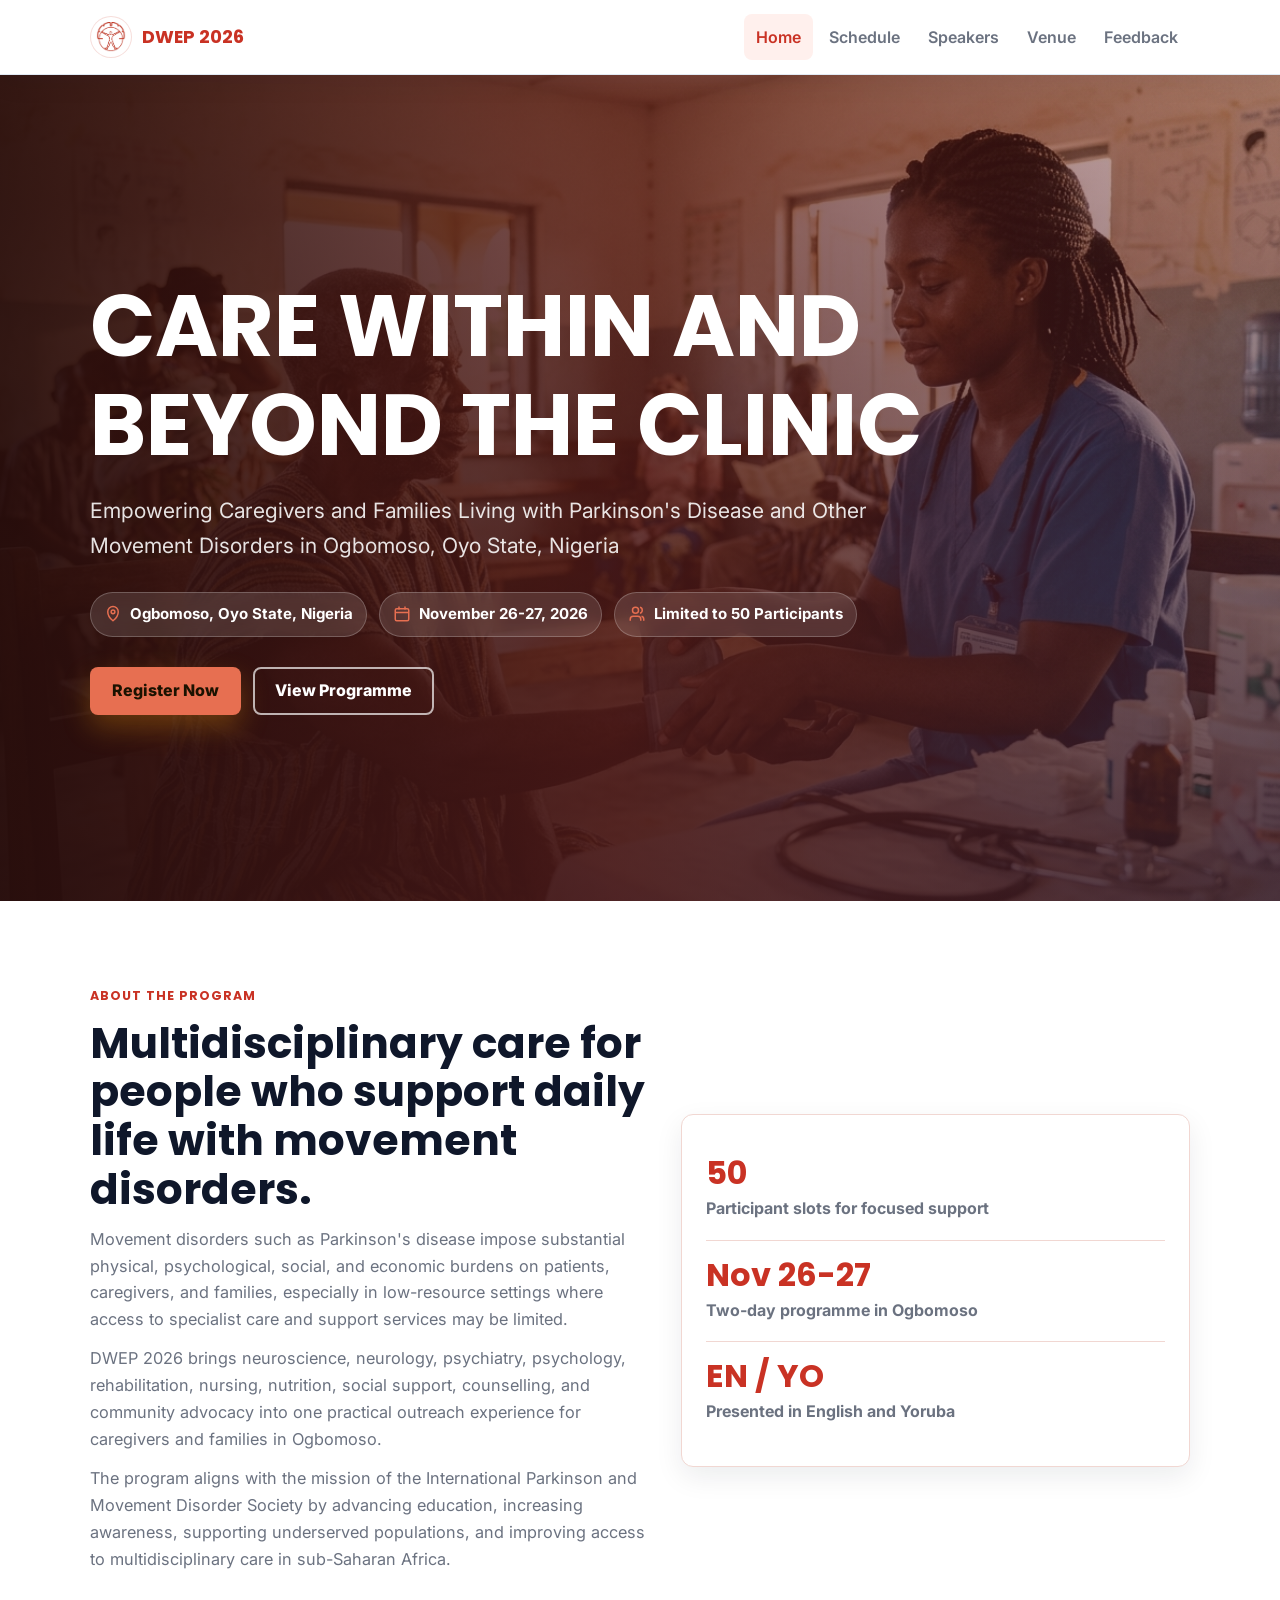
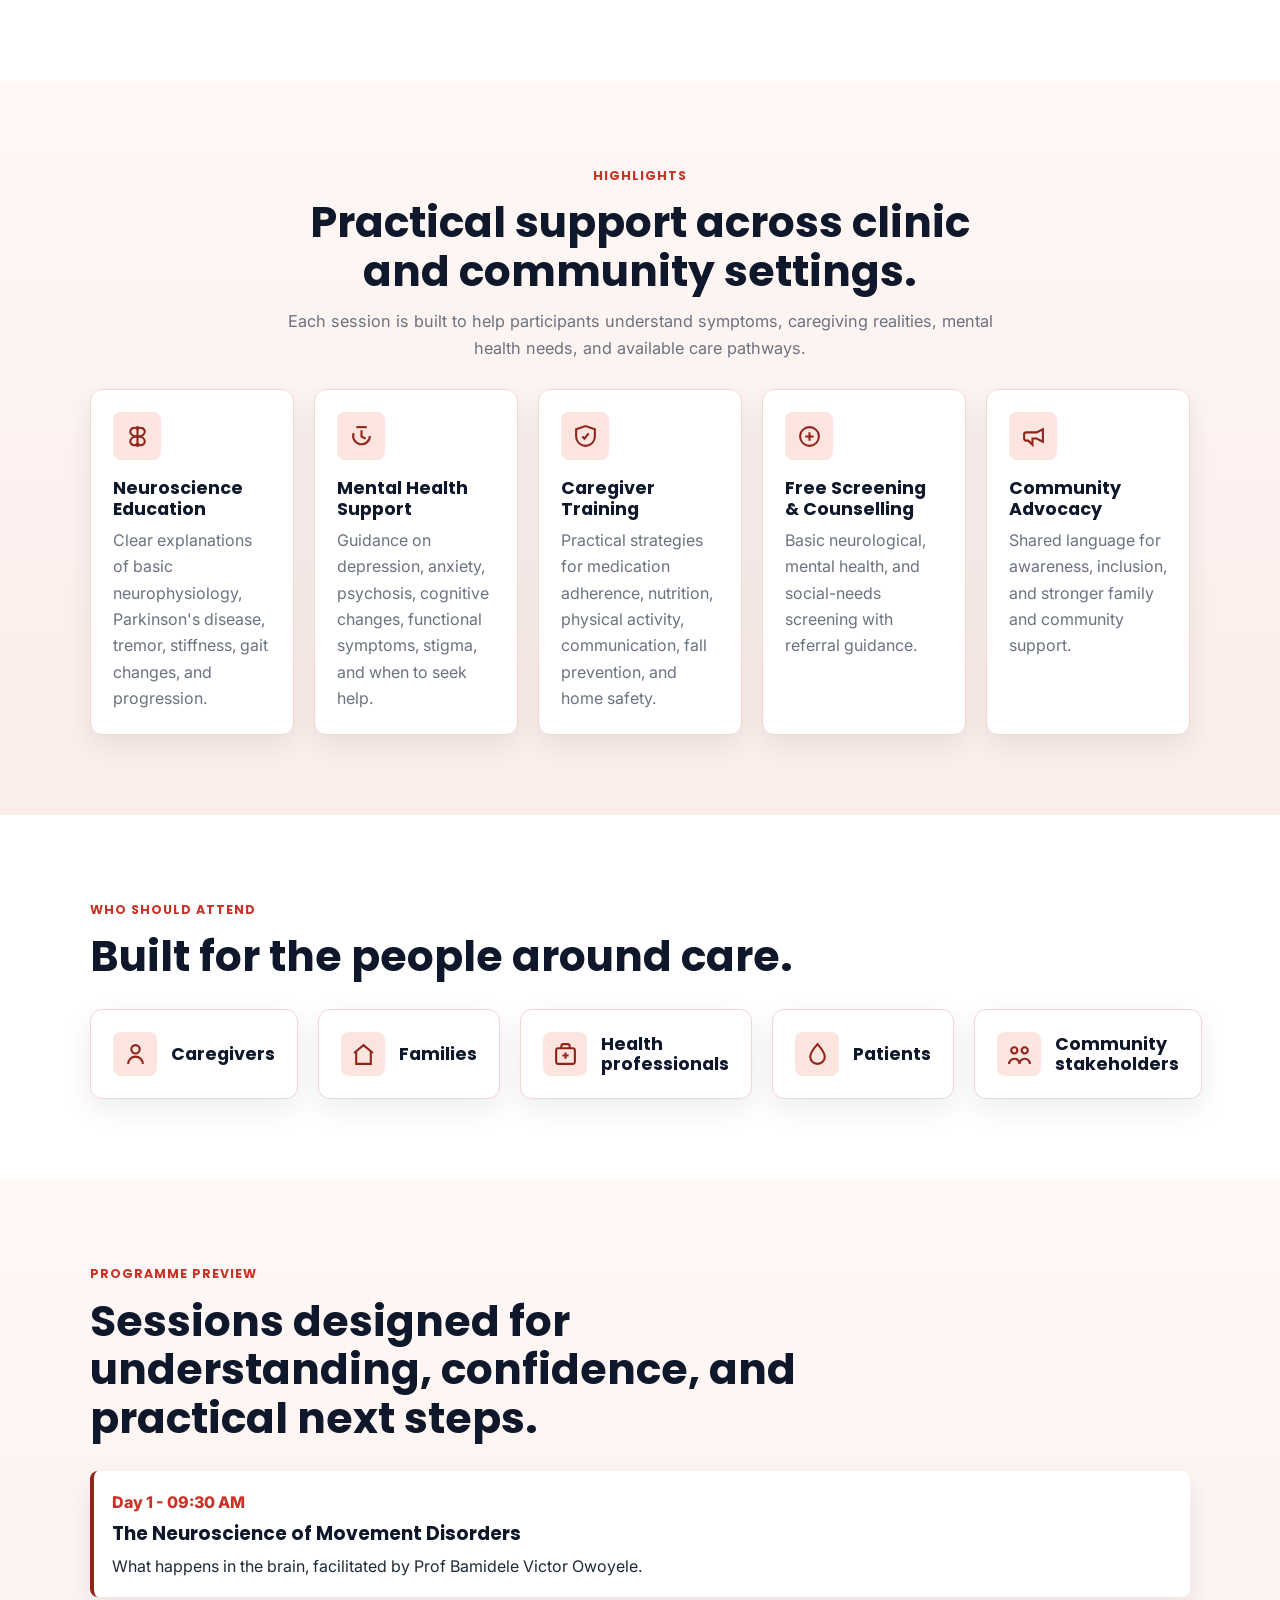
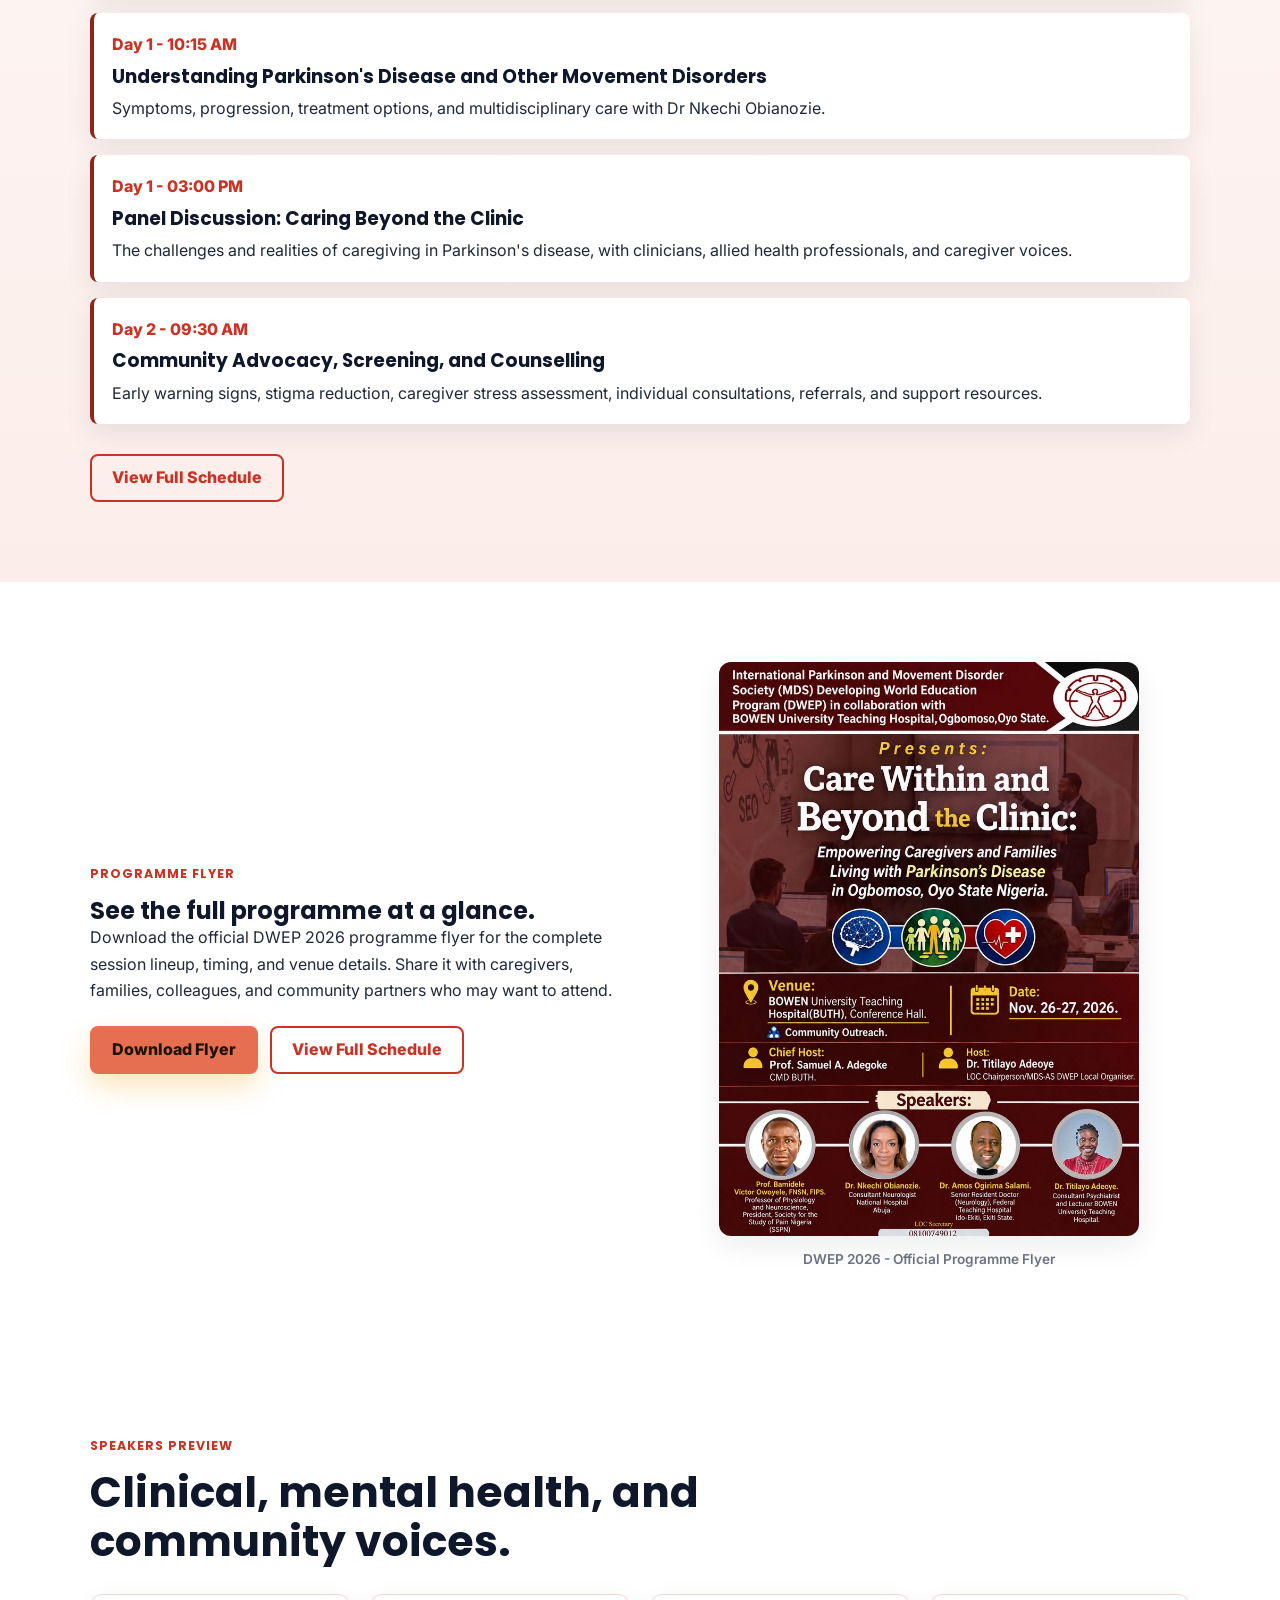
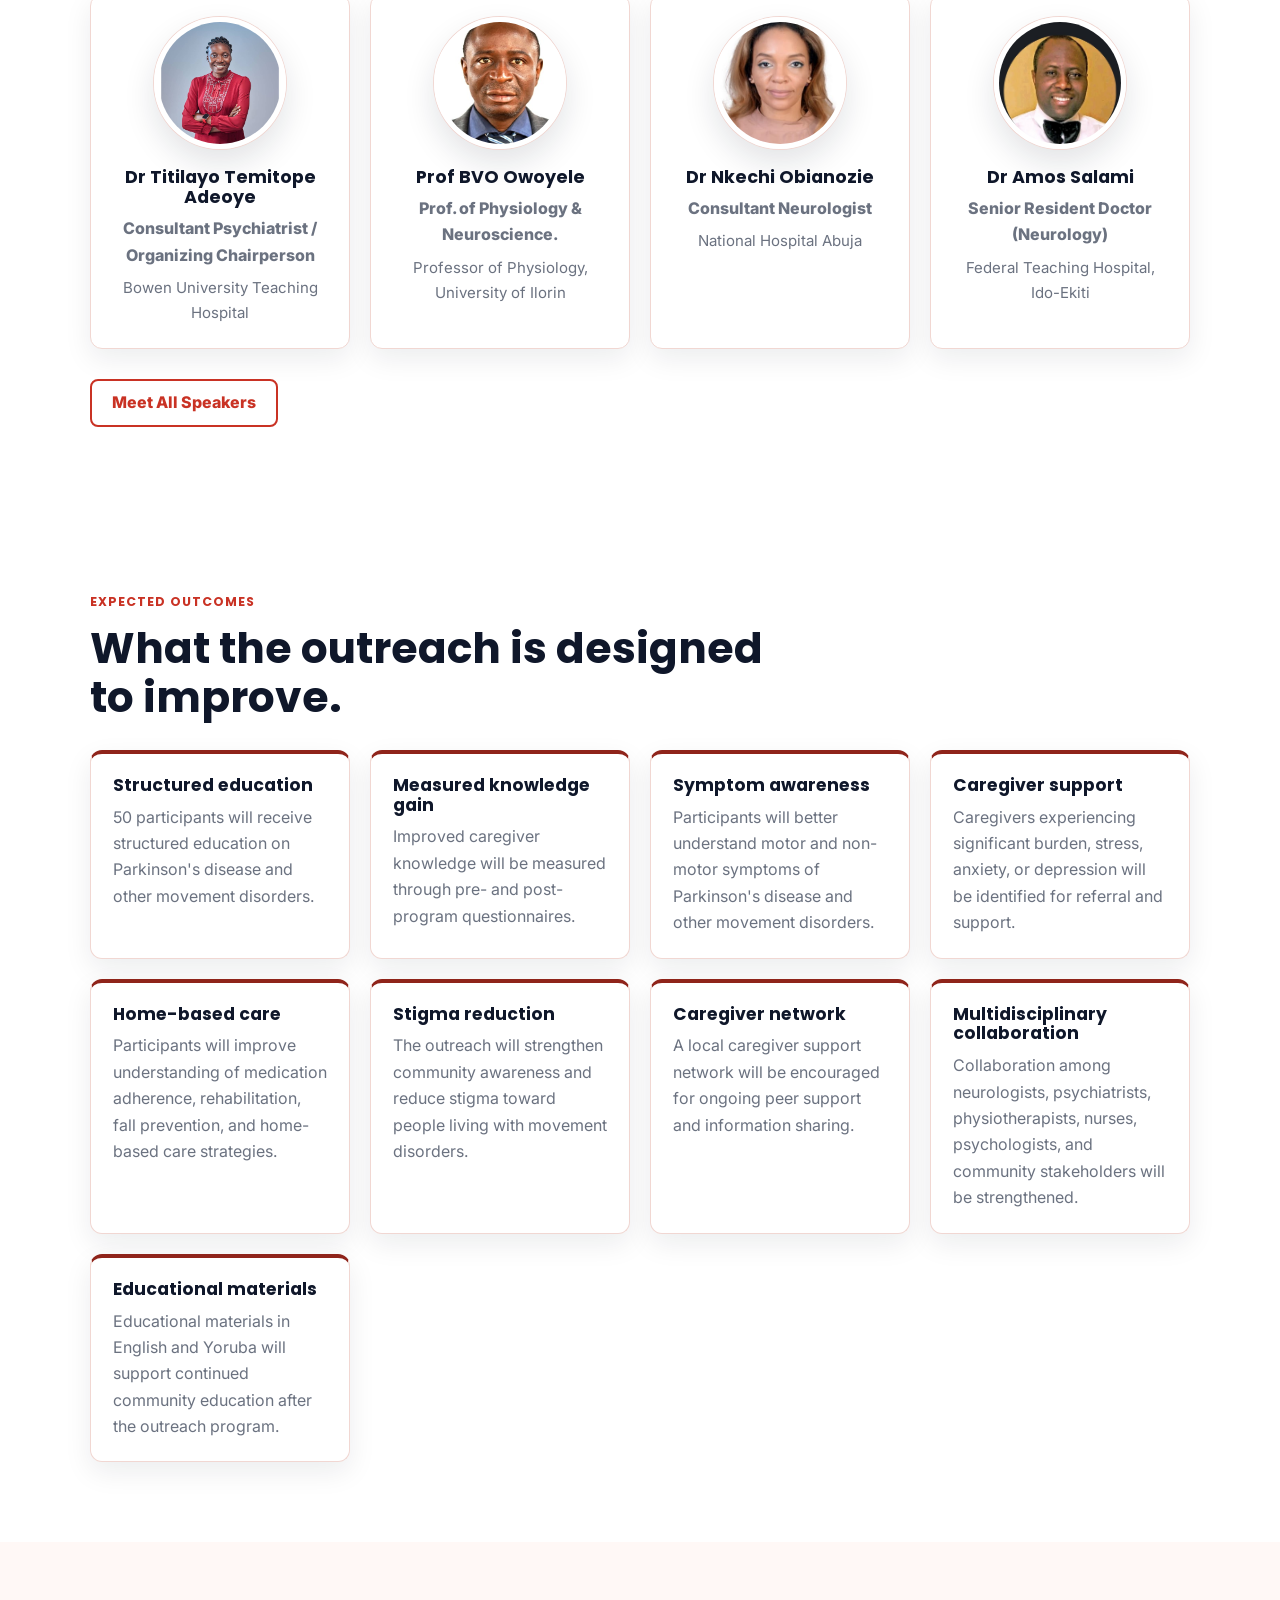
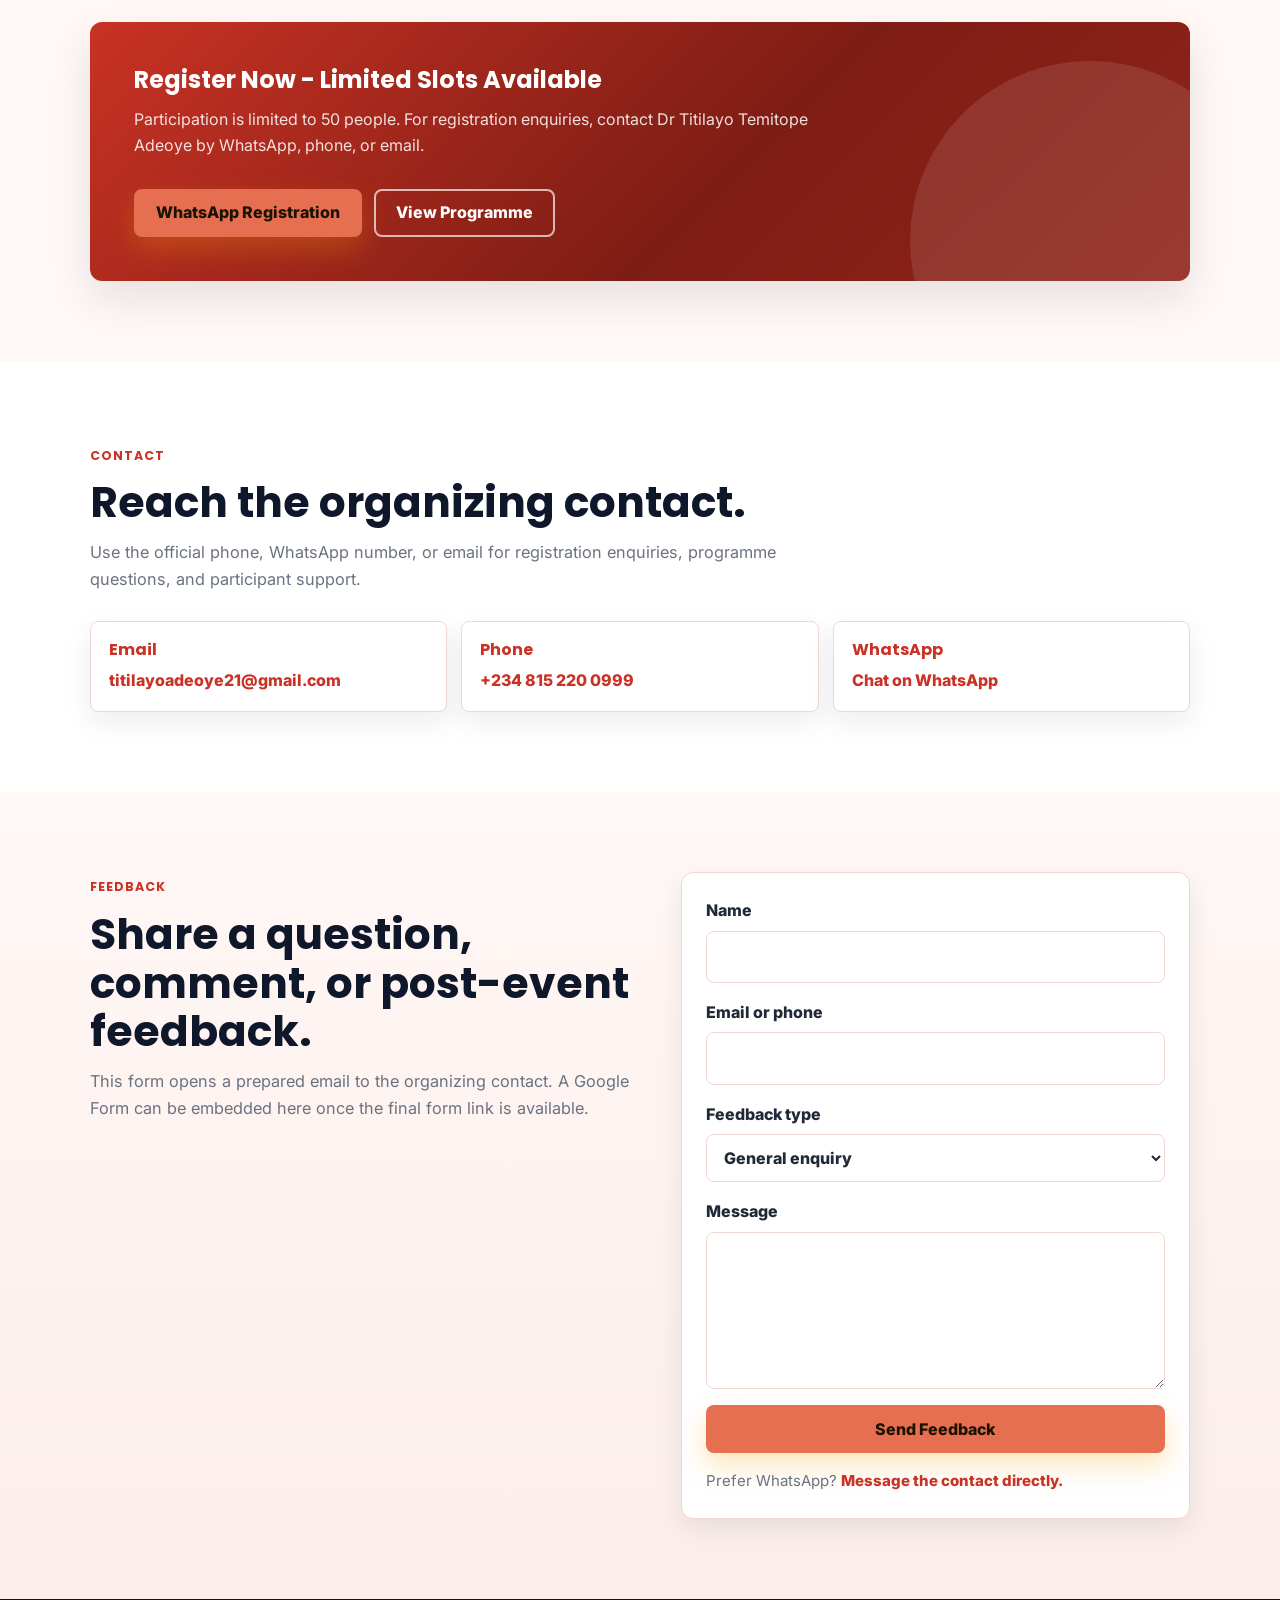
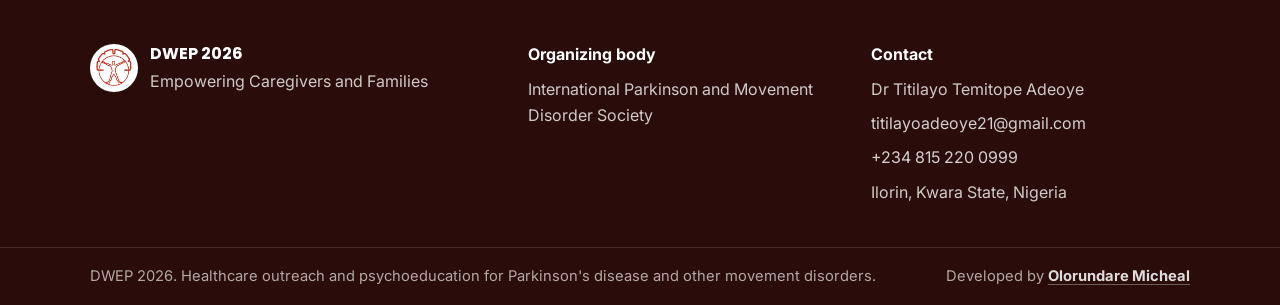
<file: index.html>
<!DOCTYPE html>
<html lang="en">
<head>
  <meta charset="UTF-8">
  <meta name="viewport" content="width=device-width, initial-scale=1.0">
  <meta name="description" content="DWEP 2026 is a November 26-27, 2026 healthcare outreach and psychoeducation program empowering caregivers and families living with Parkinson's disease and other movement disorders in Ogbomoso, Nigeria.">
  <title>DWEP 2026 | Care Within and Beyond the Clinic</title>
  <link rel="preconnect" href="https://fonts.googleapis.com">
  <link rel="preconnect" href="https://fonts.gstatic.com" crossorigin>
  <link href="https://fonts.googleapis.com/css2?family=Inter:wght@400;500;700;800&family=Poppins:wght@600;700&display=swap" rel="stylesheet">
  <link rel="icon" type="image/png" href="assets/images/ipmds_logo.png">
  <link rel="stylesheet" href="main.css">
</head>
<body>
  <a class="skip-link" href="#main">Skip to content</a>

  <header class="site-header">
    <div class="container navbar">
      <a class="brand" href="index.html" aria-label="DWEP 2026 home">
        <span class="brand-logo-shell">
          <img class="brand-logo" src="assets/images/ipmds_logo.png" alt="International Parkinson and Movement Disorder Society logo">
        </span>
        <span>DWEP 2026</span>
      </a>
      <button class="nav-toggle" type="button" aria-label="Open navigation" aria-controls="primary-menu" aria-expanded="false">
        <span aria-hidden="true"></span>
      </button>
      <nav class="nav-menu" id="primary-menu" aria-label="Primary navigation">
        <a class="nav-link active" href="index.html">Home</a>
        <a class="nav-link" href="schedule.html">Schedule</a>
        <a class="nav-link" href="speakers.html">Speakers</a>
        <a class="nav-link" href="venue.html">Venue</a>
        <a class="nav-link" href="#feedback">Feedback</a>
      </nav>
    </div>
  </header>

  <main id="main">
    <section class="hero" aria-label="DWEP 2026 event introduction">
      <div class="hero-slider" aria-hidden="true">
        <div class="hero-slide is-active" style="background-image: url('assets/images/hero-1.png');"></div>
        <div class="hero-slide" style="background-image: url('assets/images/hero-2.png');"></div>
        <div class="hero-slide" style="background-image: url('assets/images/hero-3.png');"></div>
        <div class="hero-slide" style="background-image: url('assets/images/hero-4.png');"></div>
        <div class="hero-slide" style="background-image: url('assets/images/hero-5.png');"></div>
        <div class="hero-slide" style="background-image: url('assets/images/hero-6.png');"></div>
      </div>
      <div class="container hero-content">
        <div class="hero-copy">
          <h1>CARE WITHIN AND BEYOND THE CLINIC</h1>
          <p class="hero-subtitle">Empowering Caregivers and Families Living with Parkinson's Disease and Other Movement Disorders in Ogbomoso, Oyo State, Nigeria</p>
          <div class="meta-row" aria-label="Event details">
            <span class="meta-item">
              <svg viewBox="0 0 24 24" fill="none" stroke="currentColor" stroke-width="2" aria-hidden="true"><path d="M12 21s7-5.1 7-12a7 7 0 1 0-14 0c0 6.9 7 12 7 12Z"/><circle cx="12" cy="9" r="2.5"/></svg>
              Ogbomoso, Oyo State, Nigeria
            </span>
            <span class="meta-item">
              <svg viewBox="0 0 24 24" fill="none" stroke="currentColor" stroke-width="2" aria-hidden="true"><path d="M8 2v4M16 2v4M3 10h18"/><rect x="3" y="5" width="18" height="16" rx="2"/></svg>
              November 26-27, 2026
            </span>
            <span class="meta-item">
              <svg viewBox="0 0 24 24" fill="none" stroke="currentColor" stroke-width="2" aria-hidden="true"><path d="M17 21v-2a4 4 0 0 0-4-4H7a4 4 0 0 0-4 4v2"/><circle cx="10" cy="7" r="4"/><path d="M21 21v-2a4 4 0 0 0-3-3.87"/><path d="M16 3.13a4 4 0 0 1 0 7.75"/></svg>
              Limited to 50 Participants
            </span>
          </div>
          <div class="hero-actions">
            <!--<a class="btn btn-primary" href="https://wa.me/2348152200999?text=Hello%20Dr%20Titilayo%2C%20I%20would%20like%20to%20ask%20about%20registration%20for%20DWEP%202026." target="_blank" rel="noopener noreferrer">Register Now</a> -- IGNORE -->
            <a class="btn btn-primary" href="https://docs.google.com/forms/d/e/1FAIpQLScbyBhG5NpIefTh8Np3DyiXGatNaqJjFyv__2qpFK4-YrLntw/viewform?usp=publish-editor" target="_blank" rel="noopener noreferrer">Register Now</a>
            <a class="btn btn-secondary" href="schedule.html">View Programme</a>
          </div>
        </div>
      </div>
    </section>

    <section class="section section-white" id="about">
      <div class="container about-layout">
        <div class="section-header">
          <span class="eyebrow">About the program</span>
          <h2>Multidisciplinary care for people who support daily life with movement disorders.</h2>
          <p>Movement disorders such as Parkinson's disease impose substantial physical, psychological, social, and economic burdens on patients, caregivers, and families, especially in low-resource settings where access to specialist care and support services may be limited.</p>
          <p>DWEP 2026 brings neuroscience, neurology, psychiatry, psychology, rehabilitation, nursing, nutrition, social support, counselling, and community advocacy into one practical outreach experience for caregivers and families in Ogbomoso.</p>
          <p>The program aligns with the mission of the International Parkinson and Movement Disorder Society by advancing education, increasing awareness, supporting underserved populations, and improving access to multidisciplinary care in sub-Saharan Africa.</p>
        </div>
        <aside class="about-panel" aria-label="Program summary">
          <div class="about-stat">
            <strong>50</strong>
            <span>Participant slots for focused support</span>
          </div>
          <div class="about-stat">
            <strong>Nov 26-27</strong>
            <span>Two-day programme in Ogbomoso</span>
          </div>
          <div class="about-stat">
            <strong>EN / YO</strong>
            <span>Presented in English and Yoruba</span>
          </div>
        </aside>
      </div>
    </section>

    <section class="section section-muted">
      <div class="container">
        <div class="section-header center">
          <span class="eyebrow">Highlights</span>
          <h2>Practical support across clinic and community settings.</h2>
          <p>Each session is built to help participants understand symptoms, caregiving realities, mental health needs, and available care pathways.</p>
        </div>
        <div class="grid grid-5">
          <article class="card feature-card">
            <span class="icon-box" aria-hidden="true"><svg viewBox="0 0 24 24" fill="none" stroke="currentColor" stroke-width="2"><path d="M12 2v20M5 7a4 4 0 0 1 7-2 4 4 0 0 1 7 2c0 3-3 5-7 5s-7-2-7-5Z"/><path d="M5 17a4 4 0 0 0 7 2 4 4 0 0 0 7-2c0-3-3-5-7-5s-7 2-7 5Z"/></svg></span>
            <h3>Neuroscience Education</h3>
            <p>Clear explanations of basic neurophysiology, Parkinson's disease, tremor, stiffness, gait changes, and progression.</p>
          </article>
          <article class="card feature-card">
            <span class="icon-box" aria-hidden="true"><svg viewBox="0 0 24 24" fill="none" stroke="currentColor" stroke-width="2"><path d="M20 11.5a8 8 0 1 1-15.5-2.8"/><path d="M12 6v6l4 2"/><path d="M7 3h10"/></svg></span>
            <h3>Mental Health Support</h3>
            <p>Guidance on depression, anxiety, psychosis, cognitive changes, functional symptoms, stigma, and when to seek help.</p>
          </article>
          <article class="card feature-card">
            <span class="icon-box" aria-hidden="true"><svg viewBox="0 0 24 24" fill="none" stroke="currentColor" stroke-width="2"><path d="M12 21a9 9 0 0 0 9-9V5l-9-3-9 3v7a9 9 0 0 0 9 9Z"/><path d="m9 12 2 2 4-5"/></svg></span>
            <h3>Caregiver Training</h3>
            <p>Practical strategies for medication adherence, nutrition, physical activity, communication, fall prevention, and home safety.</p>
          </article>
          <article class="card feature-card">
            <span class="icon-box" aria-hidden="true"><svg viewBox="0 0 24 24" fill="none" stroke="currentColor" stroke-width="2"><circle cx="12" cy="12" r="9"/><path d="M12 8v8M8 12h8"/></svg></span>
            <h3>Free Screening &amp; Counselling</h3>
            <p>Basic neurological, mental health, and social-needs screening with referral guidance.</p>
          </article>
          <article class="card feature-card">
            <span class="icon-box" aria-hidden="true"><svg viewBox="0 0 24 24" fill="none" stroke="currentColor" stroke-width="2"><path d="M3 11v3a2 2 0 0 0 2 2h2l4 4v-6h4l6 3V5l-6 3H5a2 2 0 0 0-2 2Z"/></svg></span>
            <h3>Community Advocacy</h3>
            <p>Shared language for awareness, inclusion, and stronger family and community support.</p>
          </article>
        </div>
      </div>
    </section>

    <section class="section section-white">
      <div class="container">
        <div class="section-header">
          <span class="eyebrow">Who should attend</span>
          <h2>Built for the people around care.</h2>
        </div>
        <div class="grid grid-5">
          <article class="card attendee-card">
            <span class="icon-box" aria-hidden="true"><svg viewBox="0 0 24 24" fill="none" stroke="currentColor" stroke-width="2"><circle cx="12" cy="7" r="4"/><path d="M5 21a7 7 0 0 1 14 0"/></svg></span>
            <h3>Caregivers</h3>
          </article>
          <article class="card attendee-card">
            <span class="icon-box" aria-hidden="true"><svg viewBox="0 0 24 24" fill="none" stroke="currentColor" stroke-width="2"><path d="M3 10.5 12 3l9 7.5"/><path d="M5 9.5V21h14V9.5"/></svg></span>
            <h3>Families</h3>
          </article>
          <article class="card attendee-card">
            <span class="icon-box" aria-hidden="true"><svg viewBox="0 0 24 24" fill="none" stroke="currentColor" stroke-width="2"><path d="M8 6V4a2 2 0 0 1 2-2h4a2 2 0 0 1 2 2v2"/><rect x="3" y="6" width="18" height="15" rx="2"/><path d="M12 10v6M9 13h6"/></svg></span>
            <h3>Health professionals</h3>
          </article>
          <article class="card attendee-card">
            <span class="icon-box" aria-hidden="true"><svg viewBox="0 0 24 24" fill="none" stroke="currentColor" stroke-width="2"><path d="M19 14c0 4-3 7-7 7s-7-3-7-7 7-12 7-12 7 8 7 12Z"/></svg></span>
            <h3>Patients</h3>
          </article>
          <article class="card attendee-card">
            <span class="icon-box" aria-hidden="true"><svg viewBox="0 0 24 24" fill="none" stroke="currentColor" stroke-width="2"><circle cx="7" cy="8" r="3"/><circle cx="17" cy="8" r="3"/><path d="M2 21a5 5 0 0 1 10 0M12 21a5 5 0 0 1 10 0"/></svg></span>
            <h3>Community stakeholders</h3>
          </article>
        </div>
      </div>
    </section>

    <section class="section section-muted">
      <div class="container">
        <div class="section-header">
          <span class="eyebrow">Programme preview</span>
          <h2>Sessions designed for understanding, confidence, and practical next steps.</h2>
        </div>
        <div class="programme-list">
          <article class="programme-item">
            <span class="programme-time">Day 1 - 09:30 AM</span>
            <h3>The Neuroscience of Movement Disorders</h3>
            <p>What happens in the brain, facilitated by Prof Bamidele Victor Owoyele.</p>
          </article>
          <article class="programme-item">
            <span class="programme-time">Day 1 - 10:15 AM</span>
            <h3>Understanding Parkinson's Disease and Other Movement Disorders</h3>
            <p>Symptoms, progression, treatment options, and multidisciplinary care with Dr Nkechi Obianozie.</p>
          </article>
          <article class="programme-item">
            <span class="programme-time">Day 1 - 03:00 PM</span>
            <h3>Panel Discussion: Caring Beyond the Clinic</h3>
            <p>The challenges and realities of caregiving in Parkinson's disease, with clinicians, allied health professionals, and caregiver voices.</p>
          </article>
          <article class="programme-item">
            <span class="programme-time">Day 2 - 09:30 AM</span>
            <h3>Community Advocacy, Screening, and Counselling</h3>
            <p>Early warning signs, stigma reduction, caregiver stress assessment, individual consultations, referrals, and support resources.</p>
          </article>
        </div>
        <div class="section-actions">
          <a class="btn btn-outline" href="schedule.html">View Full Schedule</a>
        </div>
      </div>
    </section>

    <section class="section section-white" id="flyer">
      <div class="container flyer-layout">
        <div class="flyer-copy">
          <span class="eyebrow">Programme flyer</span>
          <h2>See the full programme at a glance.</h2>
          <p>Download the official DWEP 2026 programme flyer for the complete session lineup, timing, and venue details. Share it with caregivers, families, colleagues, and community partners who may want to attend.</p>
          <div class="flyer-actions">
            <a class="btn btn-primary" href="assets/images/flyer.jpeg" download>Download Flyer</a>
            <a class="btn btn-outline" href="schedule.html">View Full Schedule</a>
          </div>
        </div>
        <figure class="flyer-figure">
          <a href="assets/images/flyer.jpeg" target="_blank" rel="noopener noreferrer" aria-label="Open the DWEP 2026 programme flyer in a new tab">
            <img class="flyer-image" src="assets/images/flyer.jpeg" alt="DWEP 2026 official programme flyer showing event details and schedule">
          </a>
          <figcaption>DWEP 2026 - Official Programme Flyer</figcaption>
        </figure>
      </div>
    </section>

    <section class="section section-white">
      <div class="container">
        <div class="section-header">
          <span class="eyebrow">Speakers preview</span>
          <h2>Clinical, mental health, and community voices.</h2>
        </div>
        <div class="grid grid-4 speakers-preview">
          <article class="card speaker-card">
            <img class="speaker-photo" src="assets/images/titi_image.jpg" alt="Portrait of Dr Titilayo Temitope Adeoye">
            <h3>Dr Titilayo Temitope Adeoye</h3>
            <p class="speaker-title">Consultant Psychiatrist / Organizing Chairperson</p>
            <p class="speaker-affiliation">Bowen University Teaching Hospital</p>
          </article>
          <article class="card speaker-card">
            <img class="speaker-photo" src="assets/images/bvo_oyewole.jpeg" alt="Portrait of Prof BVO Owoyele">
            <h3>Prof BVO Owoyele</h3>
            <p class="speaker-title">Prof. of Physiology & Neuroscience.</p>
            <p class="speaker-affiliation">Professor of Physiology, University of Ilorin</p>
          </article>
          <article class="card speaker-card">
            <img class="speaker-photo" src="assets/images/nkechi.jpg" alt="Placeholder portrait for Dr Nkechi Obianozie">
            <h3>Dr Nkechi Obianozie</h3>
            <p class="speaker-title">Consultant Neurologist</p>
            <p class="speaker-affiliation">National Hospital Abuja</p>
          </article>
          <article class="card speaker-card">
            <img class="speaker-photo" src="assets/images/amos_s.jpeg" alt="Placeholder portrait for Dr Amos Salami">
            <h3>Dr Amos Salami</h3>
            <p class="speaker-title">Senior Resident Doctor (Neurology)</p>
            <p class="speaker-affiliation">Federal Teaching Hospital, Ido-Ekiti</p>
          </article>
        </div>
        <div class="section-actions">
          <a class="btn btn-outline" href="speakers.html">Meet All Speakers</a>
        </div>
      </div>
    </section>

    <section class="section section-white">
      <div class="container">
        <div class="section-header">
          <span class="eyebrow">Expected outcomes</span>
          <h2>What the outreach is designed to improve.</h2>
        </div>
        <div class="grid grid-4">
          <article class="card outcome-card">
            <h3>Structured education</h3>
            <p>50 participants will receive structured education on Parkinson's disease and other movement disorders.</p>
          </article>
          <article class="card outcome-card">
            <h3>Measured knowledge gain</h3>
            <p>Improved caregiver knowledge will be measured through pre- and post-program questionnaires.</p>
          </article>
          <article class="card outcome-card">
            <h3>Symptom awareness</h3>
            <p>Participants will better understand motor and non-motor symptoms of Parkinson's disease and other movement disorders.</p>
          </article>
          <article class="card outcome-card">
            <h3>Caregiver support</h3>
            <p>Caregivers experiencing significant burden, stress, anxiety, or depression will be identified for referral and support.</p>
          </article>
          <article class="card outcome-card">
            <h3>Home-based care</h3>
            <p>Participants will improve understanding of medication adherence, rehabilitation, fall prevention, and home-based care strategies.</p>
          </article>
          <article class="card outcome-card">
            <h3>Stigma reduction</h3>
            <p>The outreach will strengthen community awareness and reduce stigma toward people living with movement disorders.</p>
          </article>
          <article class="card outcome-card">
            <h3>Caregiver network</h3>
            <p>A local caregiver support network will be encouraged for ongoing peer support and information sharing.</p>
          </article>
          <article class="card outcome-card">
            <h3>Multidisciplinary collaboration</h3>
            <p>Collaboration among neurologists, psychiatrists, physiotherapists, nurses, psychologists, and community stakeholders will be strengthened.</p>
          </article>
          <article class="card outcome-card">
            <h3>Educational materials</h3>
            <p>Educational materials in English and Yoruba will support continued community education after the outreach program.</p>
          </article>
        </div>
      </div>
    </section>

    <section class="section" id="register">
      <div class="container">
        <div class="cta-band">
          <div class="cta-content">
            <h2>Register Now - Limited Slots Available</h2>
            <p>Participation is limited to 50 people. For registration enquiries, contact Dr Titilayo Temitope Adeoye by WhatsApp, phone, or email.</p>
            <div class="cta-actions">
              <a class="btn btn-primary" href="https://wa.me/2348152200999?text=Hello%20Dr%20Titilayo%2C%20I%20would%20like%20to%20ask%20about%20registration%20for%20DWEP%202026." target="_blank" rel="noopener noreferrer">WhatsApp Registration</a>
              <a class="btn btn-secondary" href="schedule.html">View Programme</a>
            </div>
          </div>
        </div>
      </div>
    </section>

    <section class="section section-white" id="contact">
      <div class="container">
        <div class="section-header">
          <span class="eyebrow">Contact</span>
          <h2>Reach the organizing contact.</h2>
          <p>Use the official phone, WhatsApp number, or email for registration enquiries, programme questions, and participant support.</p>
        </div>
        <div class="details-grid">
          <article class="detail-card">
            <strong>Email</strong>
            <a href="mailto:titilayoadeoye21@gmail.com">titilayoadeoye21@gmail.com</a>
          </article>
          <article class="detail-card">
            <strong>Phone</strong>
            <a href="tel:+2348152200999">+234 815 220 0999</a>
          </article>
          <article class="detail-card">
            <strong>WhatsApp</strong>
            <a href="https://wa.me/2348152200999" target="_blank" rel="noopener noreferrer">Chat on WhatsApp</a>
          </article>
        </div>
      </div>
    </section>

    <section class="section section-muted" id="feedback">
      <div class="container feedback-layout">
        <div class="section-header">
          <span class="eyebrow">Feedback</span>
          <h2>Share a question, comment, or post-event feedback.</h2>
          <p>This form opens a prepared email to the organizing contact. A Google Form can be embedded here once the final form link is available.</p>
        </div>
        <form class="feedback-form card" id="feedback-form">
          <label>
            <span>Name</span>
            <input type="text" name="name" required autocomplete="name">
          </label>
          <label>
            <span>Email or phone</span>
            <input type="text" name="contact" required autocomplete="email">
          </label>
          <label>
            <span>Feedback type</span>
            <select name="type" required>
              <option value="General enquiry">General enquiry</option>
              <option value="Registration enquiry">Registration enquiry</option>
              <option value="Programme feedback">Programme feedback</option>
              <option value="Partnership or support">Partnership or support</option>
            </select>
          </label>
          <label>
            <span>Message</span>
            <textarea name="message" rows="5" required></textarea>
          </label>
          <button class="btn btn-primary" type="submit">Send Feedback</button>
          <p class="form-note">Prefer WhatsApp? <a href="https://wa.me/2348152200999" target="_blank" rel="noopener noreferrer">Message the contact directly.</a></p>
        </form>
      </div>
    </section>

    <!--
      Publication details staging block. Add back to the public page when confirmed:
      - Official phone: +2348152200999
      - Email enquiries: titilayoadeoye21@gmail.com
      - Registration link: Google Form to be added
      - Attendance fee: To be confirmed
      - Eligibility: Caregivers, families, patients, health workers, and stakeholders - final wording to be confirmed
      - Certificates: To be confirmed
      - Meals / refreshments: To be confirmed
      - Flyer / PDF: Download link to be added
    -->
  </main>

  <footer class="site-footer">
    <div class="container footer-layout">
      <div class="footer-brand">
        <span class="footer-logo-shell">
          <img src="assets/images/ipmds_logo.png" alt="International Parkinson and Movement Disorder Society logo">
        </span>
        <div>
          <strong>DWEP 2026</strong>
          <span>Empowering Caregivers and Families</span>
        </div>
      </div>
      <div class="footer-meta">
        <strong>Organizing body</strong>
        <span>International Parkinson and Movement Disorder Society</span>
      </div>
      <div class="footer-meta">
        <strong>Contact</strong>
        <span>Dr Titilayo Temitope Adeoye</span>
        <a href="mailto:titilayoadeoye21@gmail.com">titilayoadeoye21@gmail.com</a>
        <a href="tel:+2348152200999">+234 815 220 0999</a>
        <span>Ilorin, Kwara State, Nigeria</span>
      </div>
    </div>
    <div class="footer-bottom">
      <div class="container footer-bottom-row">
        <span>DWEP 2026. Healthcare outreach and psychoeducation for Parkinson's disease and other movement disorders.</span>
        <span>Developed by <a href="https://olorundaremicheal.vercel.app/" target="_blank" rel="noopener noreferrer">Olorundare Micheal</a></span>
      </div>
    </div>
  </footer>

  <script src="main.js" defer></script>
</body>
</html>
</file>
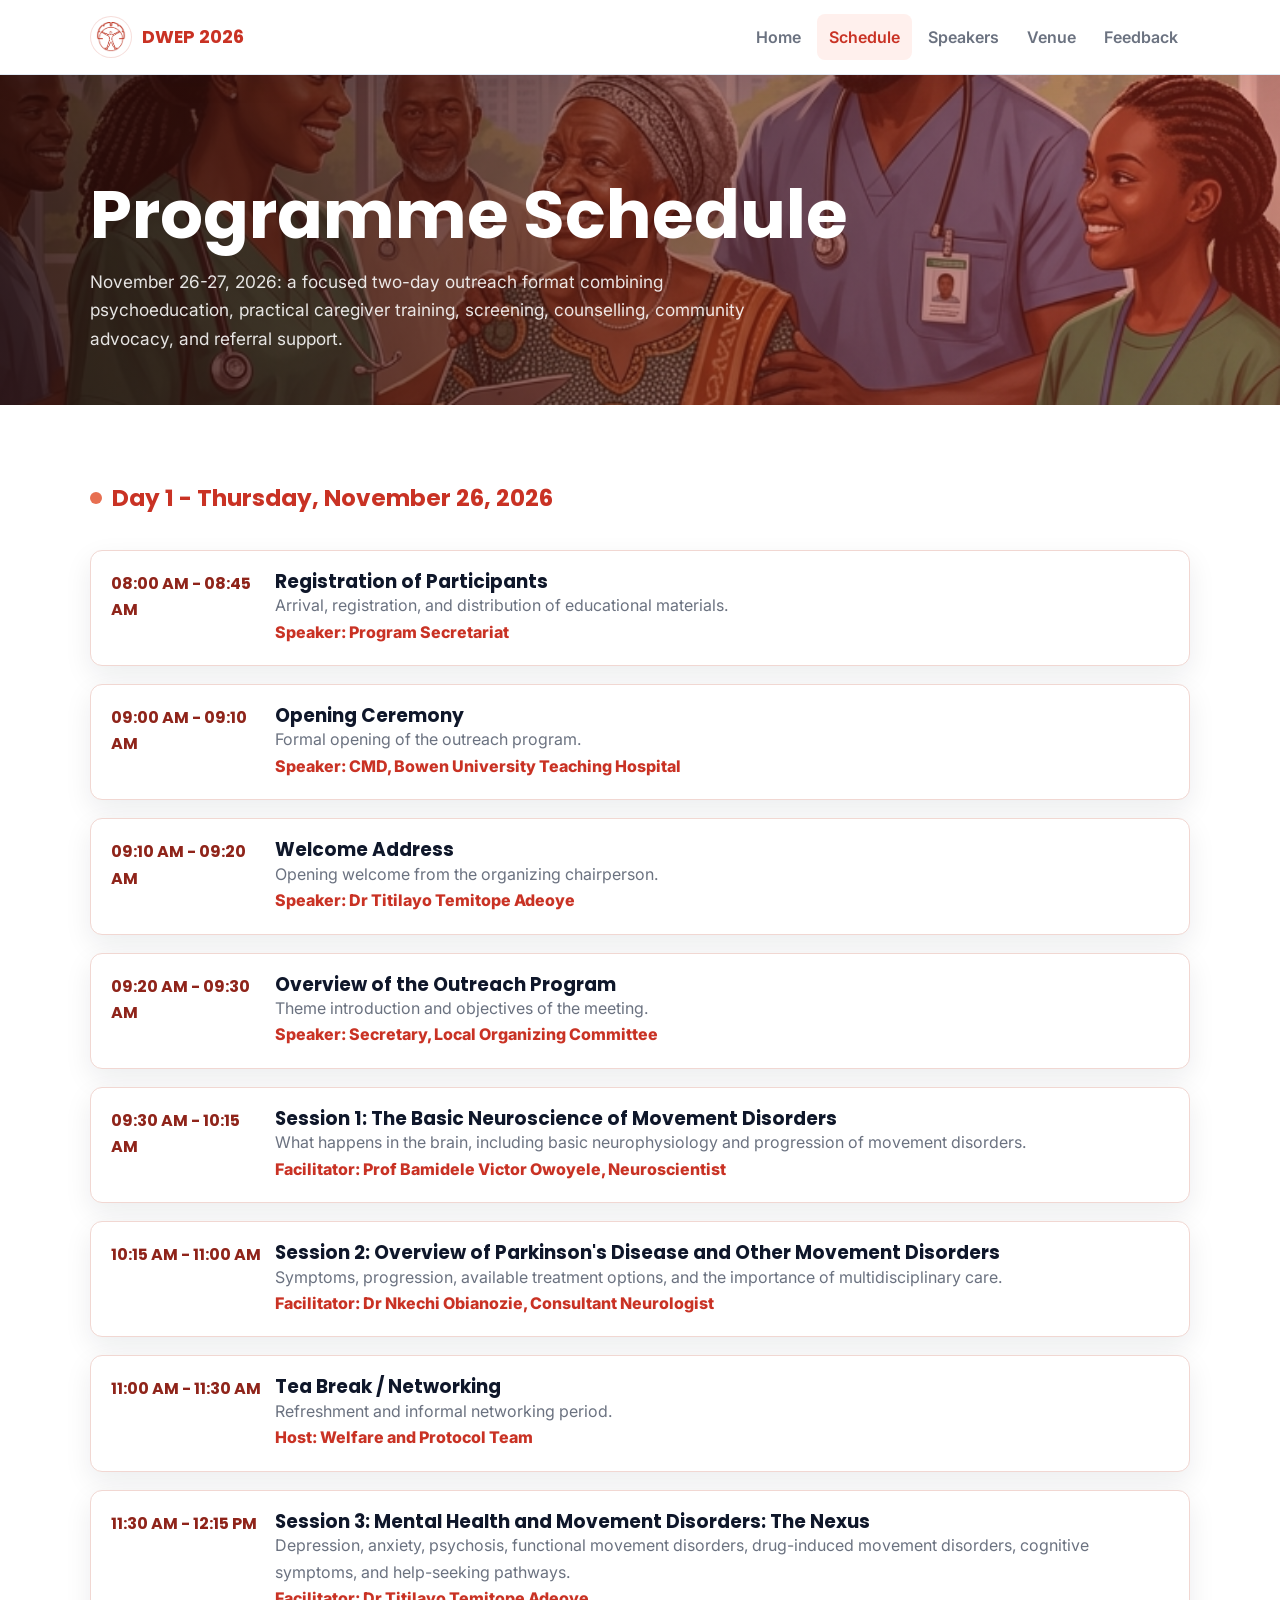
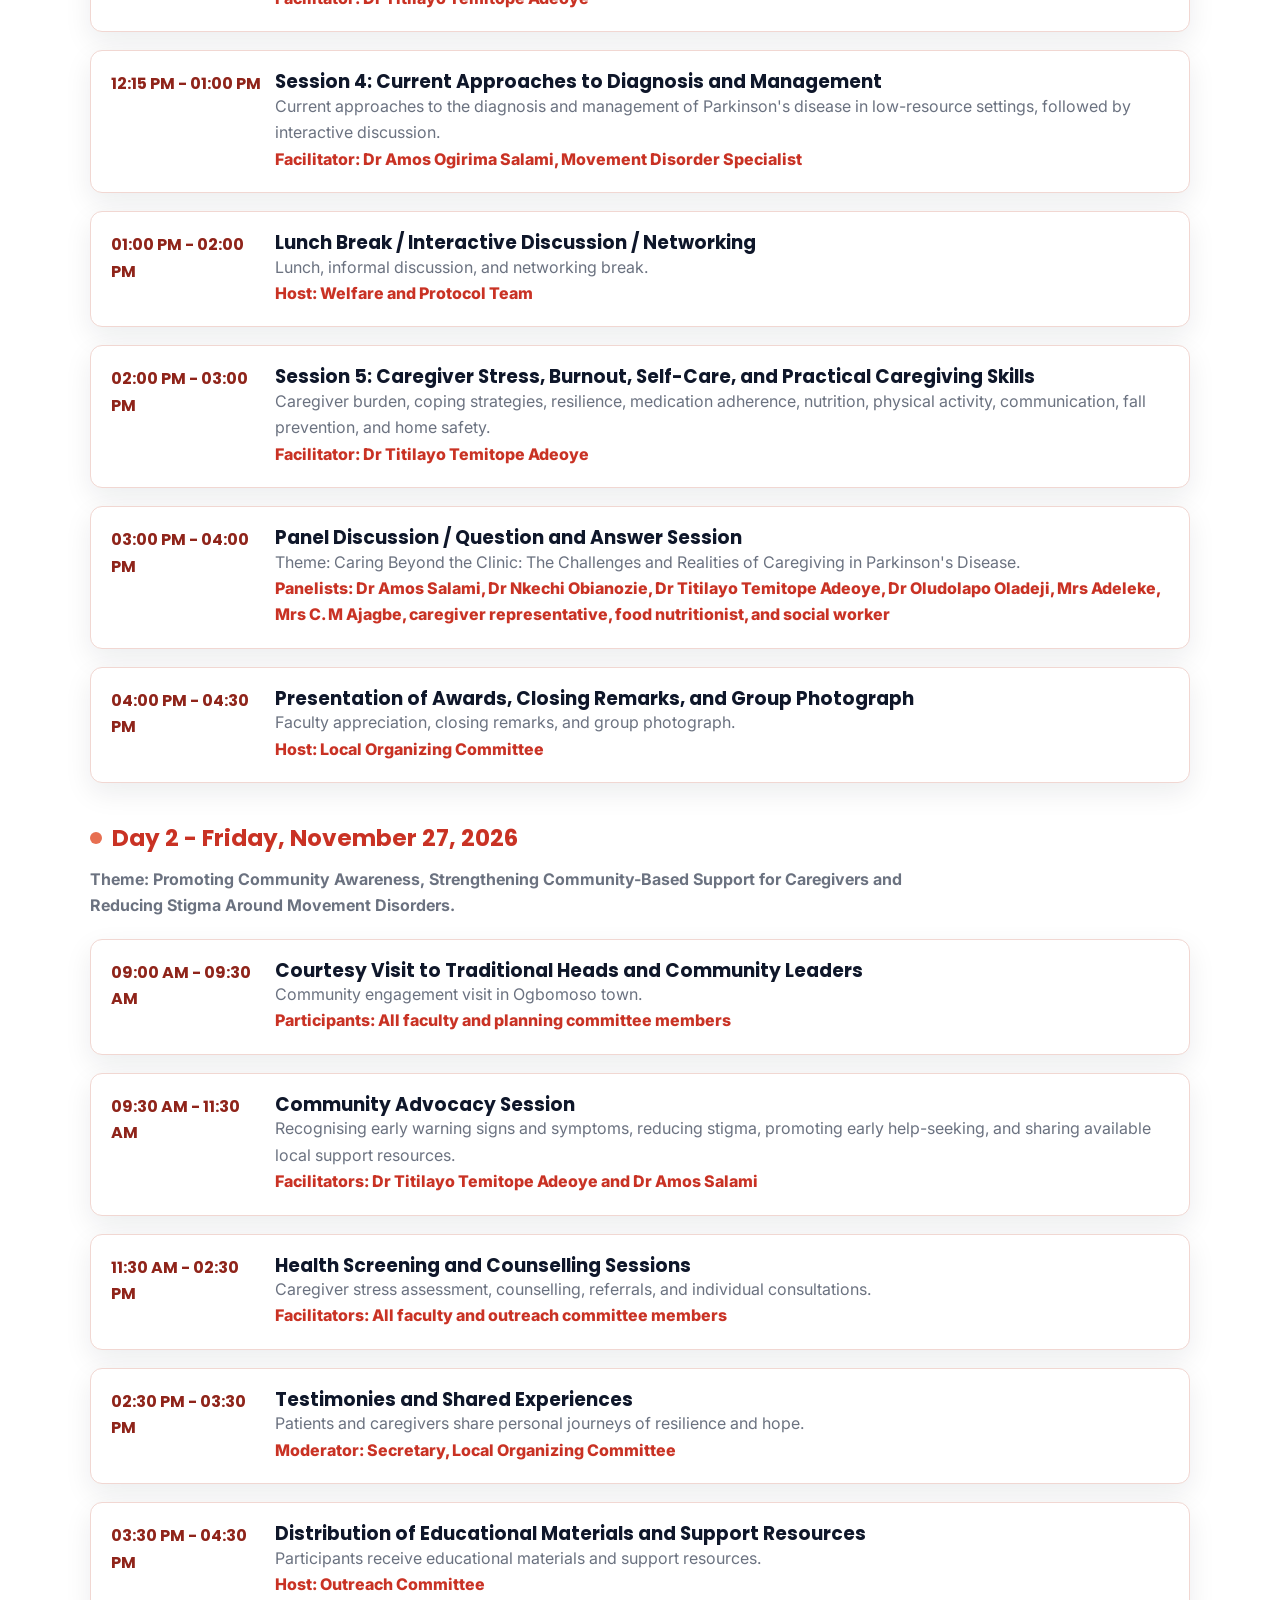
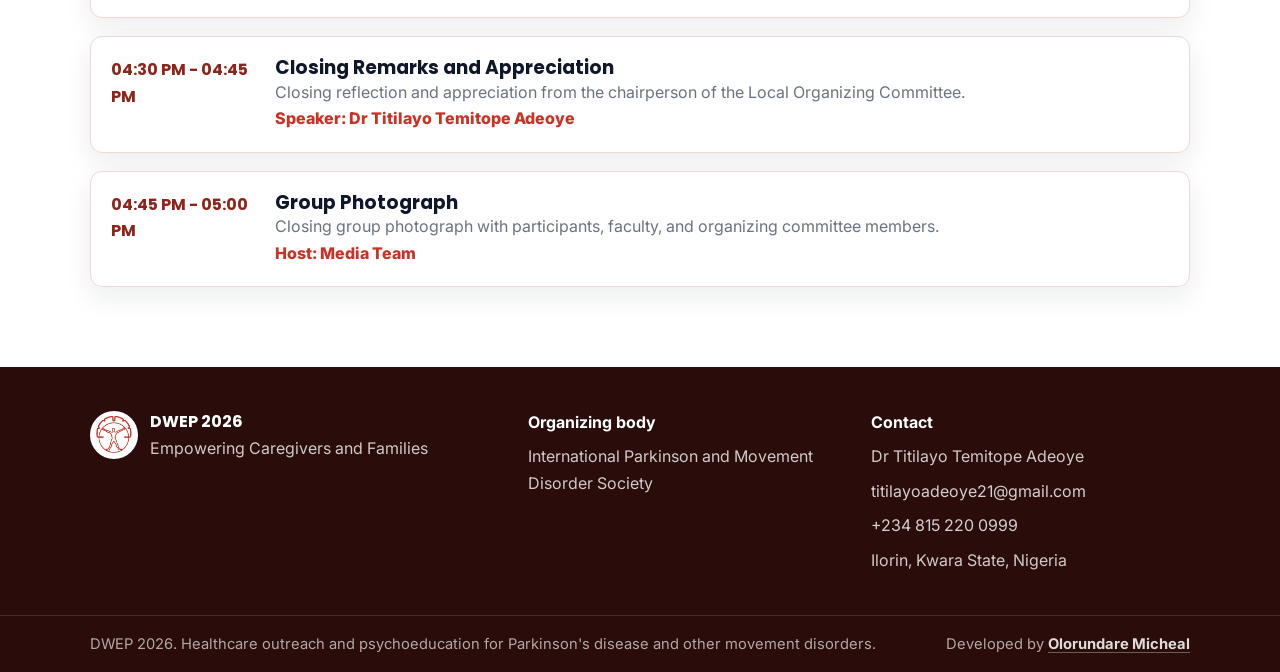
<file: schedule.html>
<!DOCTYPE html>
<html lang="en">
<head>
  <meta charset="UTF-8">
  <meta name="viewport" content="width=device-width, initial-scale=1.0">
  <meta name="description" content="November 26-27, 2026 DWEP 2026 schedule for Parkinson's disease and other movement disorders outreach in Ogbomoso, Nigeria.">
  <title>Schedule | DWEP 2026</title>
  <link rel="preconnect" href="https://fonts.googleapis.com">
  <link rel="preconnect" href="https://fonts.gstatic.com" crossorigin>
  <link href="https://fonts.googleapis.com/css2?family=Inter:wght@400;500;700;800&family=Poppins:wght@600;700&display=swap" rel="stylesheet">
  <link rel="icon" type="image/png" href="assets/images/ipmds_logo.png">
  <link rel="stylesheet" href="main.css">
</head>
<body>
  <a class="skip-link" href="#main">Skip to content</a>

  <header class="site-header">
    <div class="container navbar">
      <a class="brand" href="index.html" aria-label="DWEP 2026 home">
        <span class="brand-logo-shell">
          <img class="brand-logo" src="assets/images/ipmds_logo.png" alt="International Parkinson and Movement Disorder Society logo">
        </span>
        <span>DWEP 2026</span>
      </a>
      <button class="nav-toggle" type="button" aria-label="Open navigation" aria-controls="primary-menu" aria-expanded="false">
        <span aria-hidden="true"></span>
      </button>
      <nav class="nav-menu" id="primary-menu" aria-label="Primary navigation">
        <a class="nav-link" href="index.html">Home</a>
        <a class="nav-link active" href="schedule.html">Schedule</a>
        <a class="nav-link" href="speakers.html">Speakers</a>
        <a class="nav-link" href="venue.html">Venue</a>
        <a class="nav-link" href="index.html#feedback">Feedback</a>
      </nav>
    </div>
  </header>

  <main id="main">
    <section class="page-hero" style="background-image: url('assets/images/schedule-banner.png');">
      <div class="container page-hero-content">
        <h1>Programme Schedule</h1>
        <p>November 26-27, 2026: a focused two-day outreach format combining psychoeducation, practical caregiver training, screening, counselling, community advocacy, and referral support.</p>
      </div>
    </section>

    <section class="section section-white">
      <div class="container">
        <div class="day-block">
          <h2 class="day-heading">Day 1 - Thursday, November 26, 2026</h2>
          <div class="timeline">
            <article class="timeline-card">
              <div class="timeline-time">08:00 AM - 08:45 AM</div>
              <div>
                <h3>Registration of Participants</h3>
                <p>Arrival, registration, and distribution of educational materials.</p>
                <span class="timeline-speaker">Speaker: Program Secretariat</span>
              </div>
            </article>
            <article class="timeline-card">
              <div class="timeline-time">09:00 AM - 09:10 AM</div>
              <div>
                <h3>Opening Ceremony</h3>
                <p>Formal opening of the outreach program.</p>
                <span class="timeline-speaker">Speaker: CMD, Bowen University Teaching Hospital</span>
              </div>
            </article>
            <article class="timeline-card">
              <div class="timeline-time">09:10 AM - 09:20 AM</div>
              <div>
                <h3>Welcome Address</h3>
                <p>Opening welcome from the organizing chairperson.</p>
                <span class="timeline-speaker">Speaker: Dr Titilayo Temitope Adeoye</span>
              </div>
            </article>
            <article class="timeline-card">
              <div class="timeline-time">09:20 AM - 09:30 AM</div>
              <div>
                <h3>Overview of the Outreach Program</h3>
                <p>Theme introduction and objectives of the meeting.</p>
                <span class="timeline-speaker">Speaker: Secretary, Local Organizing Committee</span>
              </div>
            </article>
            <article class="timeline-card">
              <div class="timeline-time">09:30 AM - 10:15 AM</div>
              <div>
                <h3>Session 1: The Basic Neuroscience of Movement Disorders</h3>
                <p>What happens in the brain, including basic neurophysiology and progression of movement disorders.</p>
                <span class="timeline-speaker">Facilitator: Prof Bamidele Victor Owoyele, Neuroscientist</span>
              </div>
            </article>
            <article class="timeline-card">
              <div class="timeline-time">10:15 AM - 11:00 AM</div>
              <div>
                <h3>Session 2: Overview of Parkinson's Disease and Other Movement Disorders</h3>
                <p>Symptoms, progression, available treatment options, and the importance of multidisciplinary care.</p>
                <span class="timeline-speaker">Facilitator: Dr Nkechi Obianozie, Consultant Neurologist</span>
              </div>
            </article>
            <article class="timeline-card">
              <div class="timeline-time">11:00 AM - 11:30 AM</div>
              <div>
                <h3>Tea Break / Networking</h3>
                <p>Refreshment and informal networking period.</p>
                <span class="timeline-speaker">Host: Welfare and Protocol Team</span>
              </div>
            </article>
            <article class="timeline-card">
              <div class="timeline-time">11:30 AM - 12:15 PM</div>
              <div>
                <h3>Session 3: Mental Health and Movement Disorders: The Nexus</h3>
                <p>Depression, anxiety, psychosis, functional movement disorders, drug-induced movement disorders, cognitive symptoms, and help-seeking pathways.</p>
                <span class="timeline-speaker">Facilitator: Dr Titilayo Temitope Adeoye</span>
              </div>
            </article>
            <article class="timeline-card">
              <div class="timeline-time">12:15 PM - 01:00 PM</div>
              <div>
                <h3>Session 4: Current Approaches to Diagnosis and Management</h3>
                <p>Current approaches to the diagnosis and management of Parkinson's disease in low-resource settings, followed by interactive discussion.</p>
                <span class="timeline-speaker">Facilitator: Dr Amos Ogirima Salami, Movement Disorder Specialist</span>
              </div>
            </article>
            <article class="timeline-card">
              <div class="timeline-time">01:00 PM - 02:00 PM</div>
              <div>
                <h3>Lunch Break / Interactive Discussion / Networking</h3>
                <p>Lunch, informal discussion, and networking break.</p>
                <span class="timeline-speaker">Host: Welfare and Protocol Team</span>
              </div>
            </article>
            <article class="timeline-card">
              <div class="timeline-time">02:00 PM - 03:00 PM</div>
              <div>
                <h3>Session 5: Caregiver Stress, Burnout, Self-Care, and Practical Caregiving Skills</h3>
                <p>Caregiver burden, coping strategies, resilience, medication adherence, nutrition, physical activity, communication, fall prevention, and home safety.</p>
                <span class="timeline-speaker">Facilitator: Dr Titilayo Temitope Adeoye</span>
              </div>
            </article>
            <article class="timeline-card">
              <div class="timeline-time">03:00 PM - 04:00 PM</div>
              <div>
                <h3>Panel Discussion / Question and Answer Session</h3>
                <p>Theme: Caring Beyond the Clinic: The Challenges and Realities of Caregiving in Parkinson's Disease.</p>
                <span class="timeline-speaker">Panelists: Dr Amos Salami, Dr Nkechi Obianozie, Dr Titilayo Temitope Adeoye, Dr Oludolapo Oladeji, Mrs Adeleke, Mrs C. M Ajagbe, caregiver representative, food nutritionist, and social worker</span>
              </div>
            </article>
            <article class="timeline-card">
              <div class="timeline-time">04:00 PM - 04:30 PM</div>
              <div>
                <h3>Presentation of Awards, Closing Remarks, and Group Photograph</h3>
                <p>Faculty appreciation, closing remarks, and group photograph.</p>
                <span class="timeline-speaker">Host: Local Organizing Committee</span>
              </div>
            </article>
          </div>
        </div>

        <div class="day-block">
          <h2 class="day-heading">Day 2 - Friday, November 27, 2026</h2>
          <p class="day-theme">Theme: Promoting Community Awareness, Strengthening Community-Based Support for Caregivers and Reducing Stigma Around Movement Disorders.</p>
          <div class="timeline">
            <article class="timeline-card">
              <div class="timeline-time">09:00 AM - 09:30 AM</div>
              <div>
                <h3>Courtesy Visit to Traditional Heads and Community Leaders</h3>
                <p>Community engagement visit in Ogbomoso town.</p>
                <span class="timeline-speaker">Participants: All faculty and planning committee members</span>
              </div>
            </article>
            <article class="timeline-card">
              <div class="timeline-time">09:30 AM - 11:30 AM</div>
              <div>
                <h3>Community Advocacy Session</h3>
                <p>Recognising early warning signs and symptoms, reducing stigma, promoting early help-seeking, and sharing available local support resources.</p>
                <span class="timeline-speaker">Facilitators: Dr Titilayo Temitope Adeoye and Dr Amos Salami</span>
              </div>
            </article>
            <article class="timeline-card">
              <div class="timeline-time">11:30 AM - 02:30 PM</div>
              <div>
                <h3>Health Screening and Counselling Sessions</h3>
                <p>Caregiver stress assessment, counselling, referrals, and individual consultations.</p>
                <span class="timeline-speaker">Facilitators: All faculty and outreach committee members</span>
              </div>
            </article>
            <article class="timeline-card">
              <div class="timeline-time">02:30 PM - 03:30 PM</div>
              <div>
                <h3>Testimonies and Shared Experiences</h3>
                <p>Patients and caregivers share personal journeys of resilience and hope.</p>
                <span class="timeline-speaker">Moderator: Secretary, Local Organizing Committee</span>
              </div>
            </article>
            <article class="timeline-card">
              <div class="timeline-time">03:30 PM - 04:30 PM</div>
              <div>
                <h3>Distribution of Educational Materials and Support Resources</h3>
                <p>Participants receive educational materials and support resources.</p>
                <span class="timeline-speaker">Host: Outreach Committee</span>
              </div>
            </article>
            <article class="timeline-card">
              <div class="timeline-time">04:30 PM - 04:45 PM</div>
              <div>
                <h3>Closing Remarks and Appreciation</h3>
                <p>Closing reflection and appreciation from the chairperson of the Local Organizing Committee.</p>
                <span class="timeline-speaker">Speaker: Dr Titilayo Temitope Adeoye</span>
              </div>
            </article>
            <article class="timeline-card">
              <div class="timeline-time">04:45 PM - 05:00 PM</div>
              <div>
                <h3>Group Photograph</h3>
                <p>Closing group photograph with participants, faculty, and organizing committee members.</p>
                <span class="timeline-speaker">Host: Media Team</span>
              </div>
            </article>
          </div>
        </div>
      </div>
    </section>
  </main>

  <footer class="site-footer">
    <div class="container footer-layout">
      <div class="footer-brand">
        <span class="footer-logo-shell">
          <img src="assets/images/ipmds_logo.png" alt="International Parkinson and Movement Disorder Society logo">
        </span>
        <div>
          <strong>DWEP 2026</strong>
          <span>Empowering Caregivers and Families</span>
        </div>
      </div>
      <div class="footer-meta">
        <strong>Organizing body</strong>
        <span>International Parkinson and Movement Disorder Society</span>
      </div>
      <div class="footer-meta">
        <strong>Contact</strong>
        <span>Dr Titilayo Temitope Adeoye</span>
        <a href="mailto:titilayoadeoye21@gmail.com">titilayoadeoye21@gmail.com</a>
        <a href="tel:+2348152200999">+234 815 220 0999</a>
        <span>Ilorin, Kwara State, Nigeria</span>
      </div>
    </div>
    <div class="footer-bottom">
      <div class="container footer-bottom-row">
        <span>DWEP 2026. Healthcare outreach and psychoeducation for Parkinson's disease and other movement disorders.</span>
        <span>Developed by <a href="https://olorundaremicheal.vercel.app/" target="_blank" rel="noopener noreferrer">Olorundare Micheal</a></span>
      </div>
    </div>
  </footer>

  <script src="main.js" defer></script>
</body>
</html>
</file>
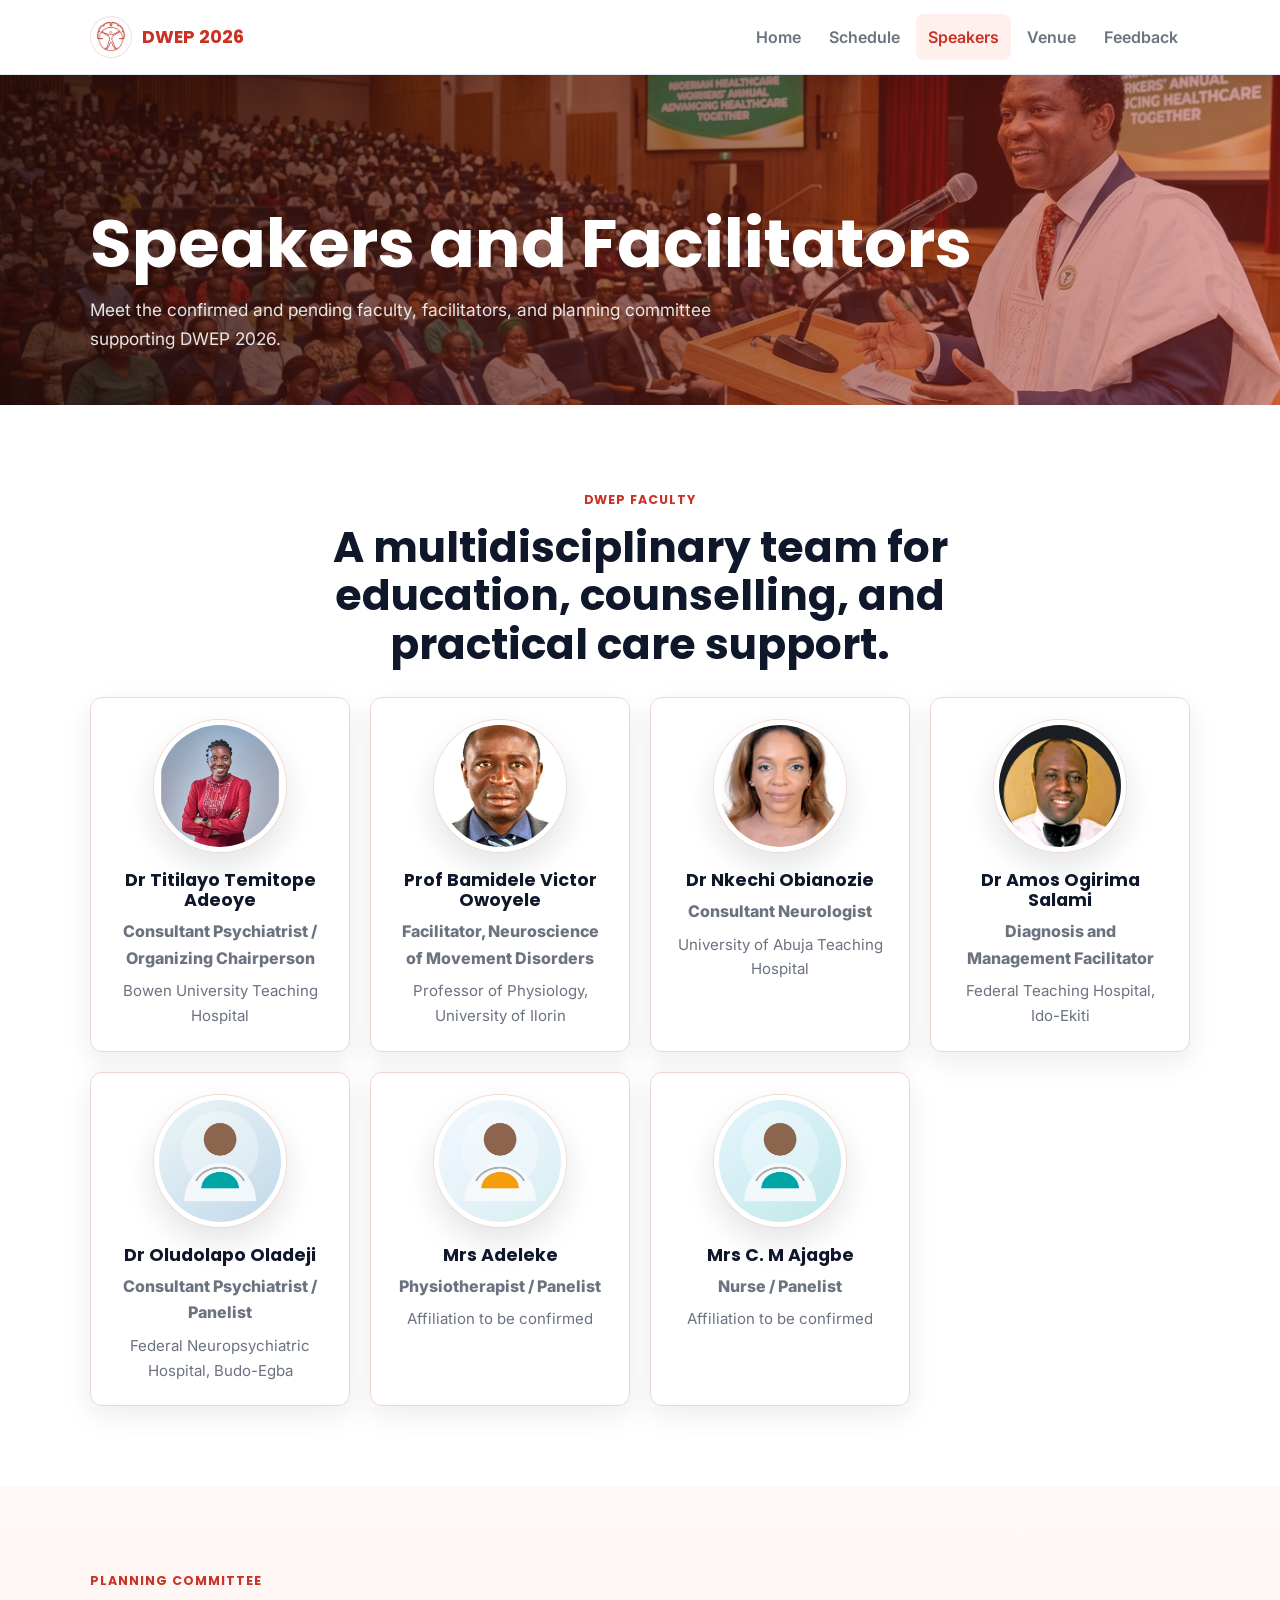
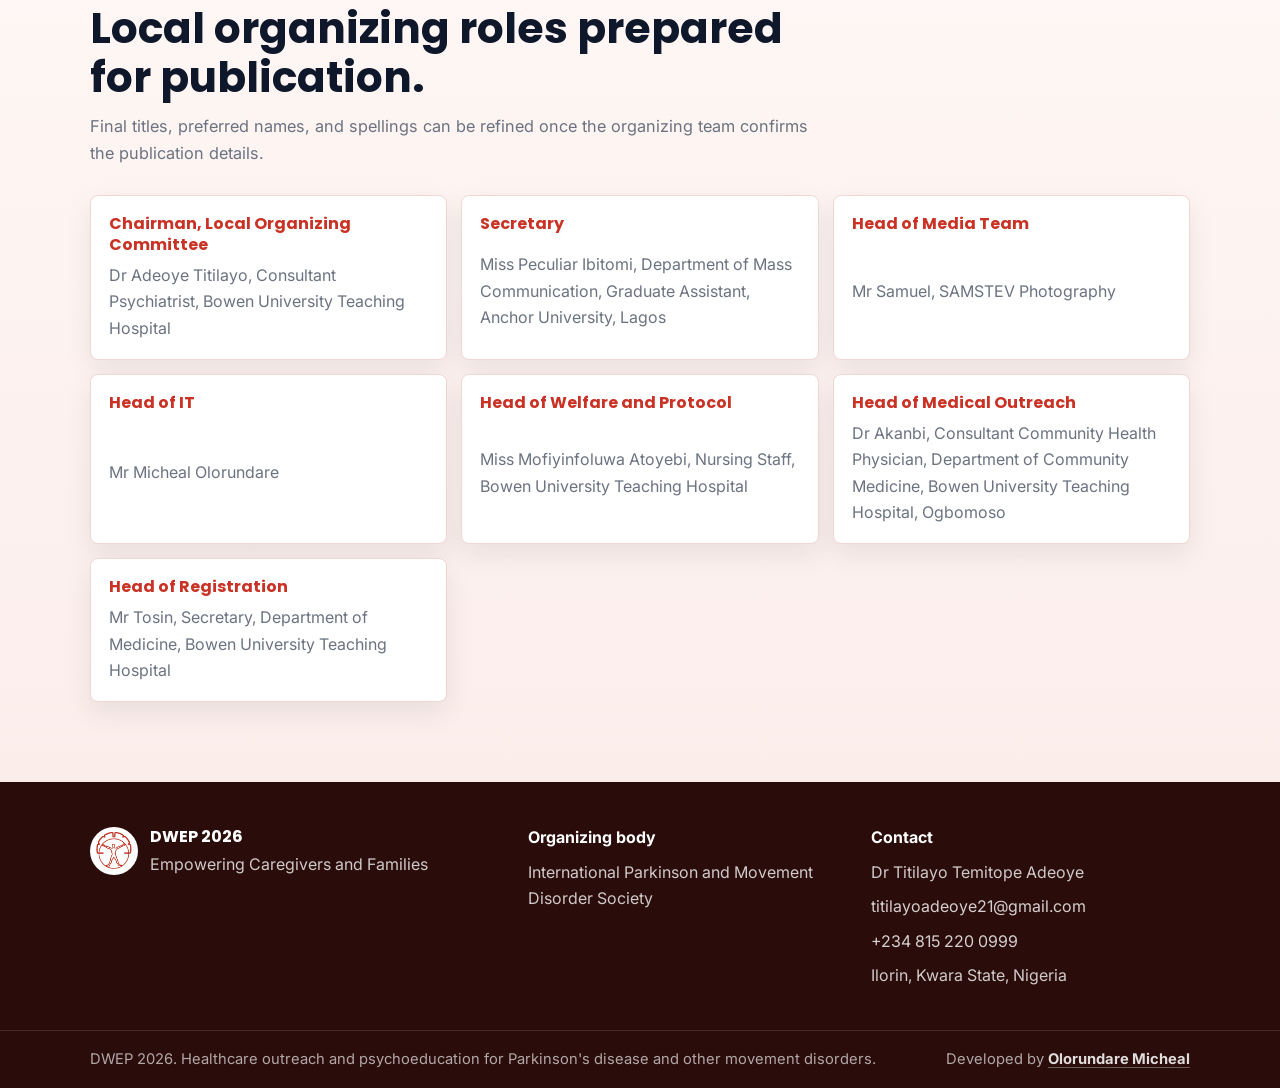
<file: speakers.html>
<!DOCTYPE html>
<html lang="en">
<head>
  <meta charset="UTF-8">
  <meta name="viewport" content="width=device-width, initial-scale=1.0">
  <meta name="description" content="DWEP 2026 speakers, facilitators, and planning committee for Parkinson's disease and other movement disorders outreach.">
  <title>Speakers | DWEP 2026</title>
  <link rel="preconnect" href="https://fonts.googleapis.com">
  <link rel="preconnect" href="https://fonts.gstatic.com" crossorigin>
  <link href="https://fonts.googleapis.com/css2?family=Inter:wght@400;500;700;800&family=Poppins:wght@600;700&display=swap" rel="stylesheet">
  <link rel="icon" type="image/png" href="assets/images/ipmds_logo.png">
  <link rel="stylesheet" href="main.css">
</head>
<body>
  <a class="skip-link" href="#main">Skip to content</a>

  <header class="site-header">
    <div class="container navbar">
      <a class="brand" href="index.html" aria-label="DWEP 2026 home">
        <span class="brand-logo-shell">
          <img class="brand-logo" src="assets/images/ipmds_logo.png" alt="International Parkinson and Movement Disorder Society logo">
        </span>
        <span>DWEP 2026</span>
      </a>
      <button class="nav-toggle" type="button" aria-label="Open navigation" aria-controls="primary-menu" aria-expanded="false">
        <span aria-hidden="true"></span>
      </button>
      <nav class="nav-menu" id="primary-menu" aria-label="Primary navigation">
        <a class="nav-link" href="index.html">Home</a>
        <a class="nav-link" href="schedule.html">Schedule</a>
        <a class="nav-link active" href="speakers.html">Speakers</a>
        <a class="nav-link" href="venue.html">Venue</a>
        <a class="nav-link" href="index.html#feedback">Feedback</a>
      </nav>
    </div>
  </header>

  <main id="main">
    <section class="page-hero" style="background-image: url('assets/images/speakers-banner.png');">
      <div class="container page-hero-content">
        <h1>Speakers and Facilitators</h1>
        <p>Meet the confirmed and pending faculty, facilitators, and planning committee supporting DWEP 2026.</p>
      </div>
    </section>

    <section class="section section-white">
      <div class="container">
        <div class="section-header center">
          <span class="eyebrow">DWEP faculty</span>
          <h2>A multidisciplinary team for education, counselling, and practical care support.</h2>
        </div>
        <div class="grid speaker-grid">
          <article class="card speaker-card">
            <img class="speaker-photo" src="assets/images/titi_image.jpg" alt="Portrait of Dr Titilayo Temitope Adeoye">
            <h3>Dr Titilayo Temitope Adeoye</h3>
            <p class="speaker-title">Consultant Psychiatrist / Organizing Chairperson</p>
            <p class="speaker-affiliation">Bowen University Teaching Hospital</p>
          </article>
          <article class="card speaker-card">
            <img class="speaker-photo" src="assets/images/bvo_oyewole.jpeg" alt="Portrait of Prof BVO Owoyele">
            <h3>Prof Bamidele Victor Owoyele</h3>
            <p class="speaker-title">Facilitator, Neuroscience of Movement Disorders</p>
            <p class="speaker-affiliation">Professor of Physiology, University of Ilorin</p>
          </article>
          <article class="card speaker-card">
            <img class="speaker-photo" src="assets/images/nkechi.jpg" alt="Placeholder portrait for Dr Nkechi Obianozie">
            <h3>Dr Nkechi Obianozie</h3>
            <p class="speaker-title">Consultant Neurologist</p>
            <p class="speaker-affiliation">University of Abuja Teaching Hospital</p>
          </article>
          <article class="card speaker-card">
            <img class="speaker-photo" src="assets/images/amos_s.jpeg" alt="Placeholder portrait for Dr Amos Salami">
            <h3>Dr Amos Ogirima Salami</h3>
            <p class="speaker-title">Diagnosis and Management Facilitator</p>
            <p class="speaker-affiliation">Federal Teaching Hospital, Ido-Ekiti</p>
          </article>
          <article class="card speaker-card">
            <img class="speaker-photo" src="assets/images/speaker-5.jpg" alt="Placeholder portrait for Dr Oludolapo Oladeji">
            <h3>Dr Oludolapo Oladeji</h3>
            <p class="speaker-title">Consultant Psychiatrist / Panelist</p>
            <p class="speaker-affiliation">Federal Neuropsychiatric Hospital, Budo-Egba</p>
          </article>
          <article class="card speaker-card">
            <img class="speaker-photo" src="assets/images/speaker-6.jpg" alt="Placeholder portrait for Mrs Adeleke">
            <h3>Mrs Adeleke</h3>
            <p class="speaker-title">Physiotherapist / Panelist</p>
            <p class="speaker-affiliation">Affiliation to be confirmed</p>
          </article>
          <article class="card speaker-card">
            <img class="speaker-photo" src="assets/images/speaker-2.jpg" alt="Placeholder portrait for Mrs C. M Ajagbe">
            <h3>Mrs C. M Ajagbe</h3>
            <p class="speaker-title">Nurse / Panelist</p>
            <p class="speaker-affiliation">Affiliation to be confirmed</p>
          </article>
        </div>
      </div>
    </section>

    <section class="section section-muted">
      <div class="container">
        <div class="section-header">
          <span class="eyebrow">Planning committee</span>
          <h2>Local organizing roles prepared for publication.</h2>
          <p>Final titles, preferred names, and spellings can be refined once the organizing team confirms the publication details.</p>
        </div>
        <div class="details-grid">
          <article class="detail-card"><strong>Chairman, Local Organizing Committee</strong><span>Dr Adeoye Titilayo, Consultant Psychiatrist, Bowen University Teaching Hospital</span></article>
          <article class="detail-card"><strong>Secretary</strong><span>Miss Peculiar Ibitomi, Department of Mass Communication, Graduate Assistant, Anchor University, Lagos</span></article>
          <article class="detail-card"><strong>Head of Media Team</strong><span>Mr Samuel, SAMSTEV Photography</span></article>
          <article class="detail-card"><strong>Head of IT</strong><span>Mr Micheal Olorundare</span></article>
          <article class="detail-card"><strong>Head of Welfare and Protocol</strong><span>Miss Mofiyinfoluwa Atoyebi, Nursing Staff, Bowen University Teaching Hospital</span></article>
          <article class="detail-card"><strong>Head of Medical Outreach</strong><span>Dr Akanbi, Consultant Community Health Physician, Department of Community Medicine, Bowen University Teaching Hospital, Ogbomoso</span></article>
          <article class="detail-card"><strong>Head of Registration</strong><span>Mr Tosin, Secretary, Department of Medicine, Bowen University Teaching Hospital</span></article>
        </div>
      </div>
    </section>
  </main>

  <footer class="site-footer">
    <div class="container footer-layout">
      <div class="footer-brand">
        <span class="footer-logo-shell">
          <img src="assets/images/ipmds_logo.png" alt="International Parkinson and Movement Disorder Society logo">
        </span>
        <div>
          <strong>DWEP 2026</strong>
          <span>Empowering Caregivers and Families</span>
        </div>
      </div>
      <div class="footer-meta">
        <strong>Organizing body</strong>
        <span>International Parkinson and Movement Disorder Society</span>
      </div>
      <div class="footer-meta">
        <strong>Contact</strong>
        <span>Dr Titilayo Temitope Adeoye</span>
        <a href="mailto:titilayoadeoye21@gmail.com">titilayoadeoye21@gmail.com</a>
        <a href="tel:+2348152200999">+234 815 220 0999</a>
        <span>Ilorin, Kwara State, Nigeria</span>
      </div>
    </div>
    <div class="footer-bottom">
      <div class="container footer-bottom-row">
        <span>DWEP 2026. Healthcare outreach and psychoeducation for Parkinson's disease and other movement disorders.</span>
        <span>Developed by <a href="https://olorundaremicheal.vercel.app/" target="_blank" rel="noopener noreferrer">Olorundare Micheal</a></span>
      </div>
    </div>
  </footer>

  <script src="main.js" defer></script>
</body>
</html>
</file>
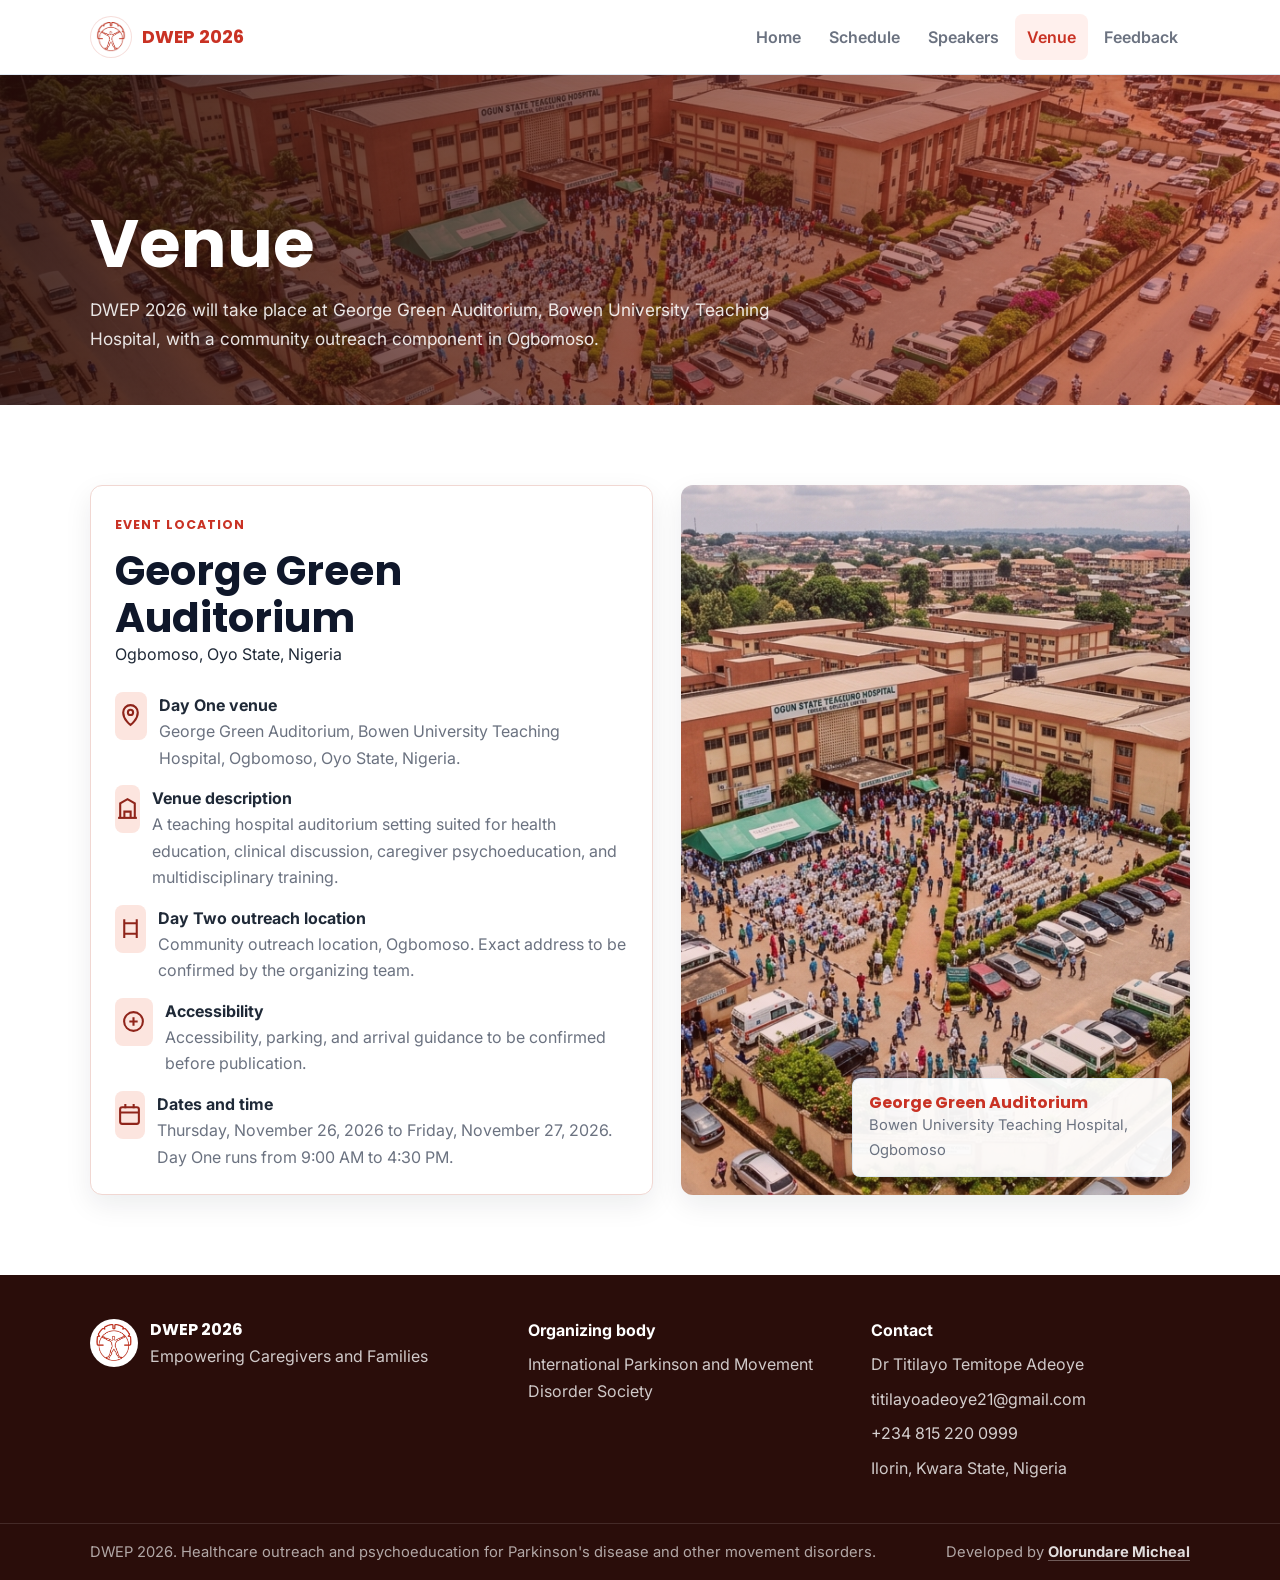
<file: venue.html>
<!DOCTYPE html>
<html lang="en">
<head>
  <meta charset="UTF-8">
  <meta name="viewport" content="width=device-width, initial-scale=1.0">
  <meta name="description" content="DWEP 2026 venue details for George Green Auditorium, Bowen University Teaching Hospital, Ogbomoso, Oyo State, Nigeria.">
  <title>Venue | DWEP 2026</title>
  <link rel="preconnect" href="https://fonts.googleapis.com">
  <link rel="preconnect" href="https://fonts.gstatic.com" crossorigin>
  <link href="https://fonts.googleapis.com/css2?family=Inter:wght@400;500;700;800&family=Poppins:wght@600;700&display=swap" rel="stylesheet">
  <link rel="icon" type="image/png" href="assets/images/ipmds_logo.png">
  <link rel="stylesheet" href="main.css">
</head>
<body>
  <a class="skip-link" href="#main">Skip to content</a>

  <header class="site-header">
    <div class="container navbar">
      <a class="brand" href="index.html" aria-label="DWEP 2026 home">
        <span class="brand-logo-shell">
          <img class="brand-logo" src="assets/images/ipmds_logo.png" alt="International Parkinson and Movement Disorder Society logo">
        </span>
        <span>DWEP 2026</span>
      </a>
      <button class="nav-toggle" type="button" aria-label="Open navigation" aria-controls="primary-menu" aria-expanded="false">
        <span aria-hidden="true"></span>
      </button>
      <nav class="nav-menu" id="primary-menu" aria-label="Primary navigation">
        <a class="nav-link" href="index.html">Home</a>
        <a class="nav-link" href="schedule.html">Schedule</a>
        <a class="nav-link" href="speakers.html">Speakers</a>
        <a class="nav-link active" href="venue.html">Venue</a>
        <a class="nav-link" href="index.html#feedback">Feedback</a>
      </nav>
    </div>
  </header>

  <main id="main">
    <section class="page-hero" style="background-image: url('assets/images/venue-hospital.png');">
      <div class="container page-hero-content">
        <h1>Venue</h1>
        <p>DWEP 2026 will take place at George Green Auditorium, Bowen University Teaching Hospital, with a community outreach component in Ogbomoso.</p>
      </div>
    </section>

    <section class="section section-white">
      <div class="container venue-layout">
        <article class="card venue-details">
          <span class="eyebrow">Event location</span>
          <h2>George Green Auditorium</h2>
          <p>Ogbomoso, Oyo State, Nigeria</p>
          <ul class="detail-list">
            <li>
              <span class="icon-box" aria-hidden="true"><svg viewBox="0 0 24 24" fill="none" stroke="currentColor" stroke-width="2"><path d="M12 21s7-5.1 7-12a7 7 0 1 0-14 0c0 6.9 7 12 7 12Z"/><circle cx="12" cy="9" r="2.5"/></svg></span>
              <span><strong>Day One venue</strong>George Green Auditorium, Bowen University Teaching Hospital, Ogbomoso, Oyo State, Nigeria.</span>
            </li>
            <li>
              <span class="icon-box" aria-hidden="true"><svg viewBox="0 0 24 24" fill="none" stroke="currentColor" stroke-width="2"><path d="M3 21h18"/><path d="M5 21V7l7-4 7 4v14"/><path d="M9 21v-6h6v6"/></svg></span>
              <span><strong>Venue description</strong>A teaching hospital auditorium setting suited for health education, clinical discussion, caregiver psychoeducation, and multidisciplinary training.</span>
            </li>
            <li>
              <span class="icon-box" aria-hidden="true"><svg viewBox="0 0 24 24" fill="none" stroke="currentColor" stroke-width="2"><path d="M6 3v18M18 3v18"/><path d="M6 7h12M6 17h12"/></svg></span>
              <span><strong>Day Two outreach location</strong>Community outreach location, Ogbomoso. Exact address to be confirmed by the organizing team.</span>
            </li>
            <li>
              <span class="icon-box" aria-hidden="true"><svg viewBox="0 0 24 24" fill="none" stroke="currentColor" stroke-width="2"><circle cx="12" cy="12" r="9"/><path d="M8 12h8M12 8v8"/></svg></span>
              <span><strong>Accessibility</strong>Accessibility, parking, and arrival guidance to be confirmed before publication.</span>
            </li>
            <li>
              <span class="icon-box" aria-hidden="true"><svg viewBox="0 0 24 24" fill="none" stroke="currentColor" stroke-width="2"><path d="M8 2v4M16 2v4M3 10h18"/><rect x="3" y="5" width="18" height="16" rx="2"/></svg></span>
              <span><strong>Dates and time</strong>Thursday, November 26, 2026 to Friday, November 27, 2026. Day One runs from 9:00 AM to 4:30 PM.</span>
            </li>
          </ul>
        </article>
        <div class="map-frame" aria-label="Map showing Bowen University Teaching Hospital">
          <iframe
            title="Map of Bowen University Teaching Hospital, Ogbomoso"
            loading="lazy"
            referrerpolicy="no-referrer-when-downgrade"
            src="https://www.google.com/maps?q=George%20Green%20Auditorium%20Bowen%20University%20Teaching%20Hospital%20Ogbomoso%20Oyo%20State%20Nigeria&output=embed">
          </iframe>
          <div class="map-card" aria-hidden="true">
            <strong>George Green Auditorium</strong>
            <span>Bowen University Teaching Hospital, Ogbomoso</span>
          </div>
        </div>
      </div>
    </section>
  </main>

  <footer class="site-footer">
    <div class="container footer-layout">
      <div class="footer-brand">
        <span class="footer-logo-shell">
          <img src="assets/images/ipmds_logo.png" alt="International Parkinson and Movement Disorder Society logo">
        </span>
        <div>
          <strong>DWEP 2026</strong>
          <span>Empowering Caregivers and Families</span>
        </div>
      </div>
      <div class="footer-meta">
        <strong>Organizing body</strong>
        <span>International Parkinson and Movement Disorder Society</span>
      </div>
      <div class="footer-meta">
        <strong>Contact</strong>
        <span>Dr Titilayo Temitope Adeoye</span>
        <a href="mailto:titilayoadeoye21@gmail.com">titilayoadeoye21@gmail.com</a>
        <a href="tel:+2348152200999">+234 815 220 0999</a>
        <span>Ilorin, Kwara State, Nigeria</span>
      </div>
    </div>
    <div class="footer-bottom">
      <div class="container footer-bottom-row">
        <span>DWEP 2026. Healthcare outreach and psychoeducation for Parkinson's disease and other movement disorders.</span>
        <span>Developed by <a href="https://olorundaremicheal.vercel.app/" target="_blank" rel="noopener noreferrer">Olorundare Micheal</a></span>
      </div>
    </div>
  </footer>

  <script src="main.js" defer></script>
</body>
</html>
</file>
<file: main.css>
:root {
  --primary: #C93224;
  --secondary: #8F241A;
  --accent: #E76F51;
  --bg: #FFF8F6;
  --text: #1F2937;
  --muted: #6B7280;
  --white: #FFFFFF;
  --ink: #0F172A;
  --line: #F1D7D2;
  --soft-blue: #FFF0ED;
  --soft-teal: #FCE5DF;
  --footer-dark: #2A0D0A;
  --shadow: 0 18px 45px rgba(15, 23, 42, 0.1);
  --shadow-soft: 0 10px 28px rgba(15, 23, 42, 0.08);
  --radius: 12px;
  --radius-sm: 8px;
  --container: 1100px;
}

*,
*::before,
*::after {
  box-sizing: border-box;
}

html {
  scroll-behavior: smooth;
}

body {
  margin: 0;
  color: var(--text);
  background: var(--bg);
  font-family: "Inter", Arial, sans-serif;
  font-size: 16px;
  line-height: 1.65;
  -webkit-font-smoothing: antialiased;
  text-rendering: optimizeLegibility;
}

img {
  display: block;
  max-width: 100%;
}

a {
  color: inherit;
  text-decoration: none;
}

p {
  margin: 0;
}

h1,
h2,
h3,
h4 {
  margin: 0;
  color: var(--ink);
  font-family: "Poppins", Arial, sans-serif;
  line-height: 1.15;
  letter-spacing: 0;
}

button,
input,
textarea,
select {
  font: inherit;
}

.skip-link {
  position: fixed;
  top: 12px;
  left: 12px;
  z-index: 1000;
  padding: 10px 14px;
  border-radius: var(--radius-sm);
  background: var(--ink);
  color: var(--white);
  transform: translateY(-160%);
  transition: transform 160ms ease;
}

.skip-link:focus {
  transform: translateY(0);
}

.container {
  width: min(100% - 32px, var(--container));
  margin-inline: auto;
}

.section {
  padding: 50px 0;
}

.section-white {
  background: var(--white);
}

.section-muted {
  background: linear-gradient(180deg, #FFF8F6 0%, #FBEDEA 100%);
}

.section-header {
  max-width: 720px;
  margin-bottom: 28px;
}

.section-header.center {
  margin-inline: auto;
  text-align: center;
}

.section-header h2 {
  font-size: clamp(1.85rem, 5vw, 2.65rem);
}

.section-header p {
  margin-top: 12px;
  color: var(--muted);
  font-size: 1.02rem;
}

.eyebrow {
  display: inline-flex;
  margin-bottom: 12px;
  color: var(--primary);
  font-family: "Poppins", Arial, sans-serif;
  font-size: 0.78rem;
  font-weight: 700;
  letter-spacing: 0.08em;
  text-transform: uppercase;
}

.site-header {
  position: sticky;
  top: 0;
  z-index: 100;
  border-bottom: 1px solid rgba(220, 231, 242, 0.85);
  background: rgba(255, 255, 255, 0.92);
  box-shadow: 0 8px 28px rgba(15, 23, 42, 0.06);
  backdrop-filter: blur(16px);
}

.navbar {
  display: flex;
  min-height: 74px;
  align-items: center;
  justify-content: space-between;
  gap: 18px;
}

.brand {
  display: inline-flex;
  align-items: center;
  gap: 10px;
  min-width: 0;
  color: var(--primary);
  font-family: "Poppins", Arial, sans-serif;
  font-size: 1.12rem;
  font-weight: 700;
}

.brand-logo-shell {
  display: inline-grid;
  width: 42px;
  height: 42px;
  flex: 0 0 auto;
  place-items: center;
  overflow: hidden;
  padding: 5px;
  border: 1px solid rgba(201, 45, 27, 0.16);
  border-radius: 50%;
  background: var(--white);
}

.brand-logo {
  width: 100%;
  max-width: none;
  height: 100%;
  object-fit: contain;
}

.nav-toggle {
  display: inline-grid;
  width: 44px;
  height: 44px;
  place-items: center;
  border: 1px solid var(--line);
  border-radius: var(--radius-sm);
  background: var(--white);
  color: var(--primary);
  cursor: pointer;
}

.nav-toggle span {
  position: relative;
  width: 20px;
  height: 2px;
  border-radius: 999px;
  background: currentColor;
}

.nav-toggle span::before,
.nav-toggle span::after {
  position: absolute;
  left: 0;
  width: 20px;
  height: 2px;
  border-radius: inherit;
  background: currentColor;
  content: "";
}

.nav-toggle span::before {
  top: -7px;
}

.nav-toggle span::after {
  top: 7px;
}

.nav-menu {
  position: absolute;
  top: 74px;
  right: 16px;
  left: 16px;
  display: none;
  flex-direction: column;
  gap: 4px;
  padding: 10px;
  border: 1px solid var(--line);
  border-radius: var(--radius);
  background: var(--white);
  box-shadow: var(--shadow-soft);
}

.nav-menu.is-open {
  display: flex;
}

.nav-link {
  padding: 11px 12px;
  border-radius: var(--radius-sm);
  color: var(--muted);
  font-weight: 600;
  transition: background 180ms ease, color 180ms ease;
}

.nav-link:hover,
.nav-link:focus-visible,
.nav-link.active {
  background: var(--soft-blue);
  color: var(--primary);
}

.hero {
  position: relative;
  min-height: calc(100vh - 74px);
  overflow: hidden;
  isolation: isolate;
  color: var(--white);
}

.hero::after {
  position: absolute;
  inset: 0;
  z-index: -1;
  background:
    linear-gradient(90deg, rgba(42, 13, 10, 0.9) 0%, rgba(92, 25, 18, 0.68) 48%, rgba(201, 50, 36, 0.18) 100%),
    linear-gradient(180deg, rgba(15, 23, 42, 0.18) 0%, rgba(15, 23, 42, 0.78) 100%);
  content: "";
}

.hero-slider {
  position: absolute;
  inset: 0;
  z-index: -2;
}

.hero-slide {
  position: absolute;
  inset: 0;
  background-position: center;
  background-size: cover;
  opacity: 0;
  transform: scale(1.02);
  transition: opacity 900ms ease, transform 4000ms ease;
}

.hero-slide.is-active {
  opacity: 1;
  transform: scale(1);
}

.hero-content {
  display: grid;
  min-height: calc(100vh - 74px);
  align-content: center;
  padding: 72px 0 56px;
}

.hero-copy {
  max-width: 860px;
  opacity: 1;
}

.hero h1 {
  color: var(--white);
  font-size: clamp(2.4rem, 10vw, 5.35rem);
  max-width: 920px;
}

.hero-subtitle {
  max-width: 780px;
  margin-top: 20px;
  color: rgba(255, 255, 255, 0.88);
  font-size: clamp(1.04rem, 3.2vw, 1.32rem);
  line-height: 1.65;
}

.meta-row {
  display: flex;
  flex-wrap: wrap;
  gap: 12px;
  margin-top: 28px;
}

.meta-item {
  display: inline-flex;
  align-items: center;
  gap: 8px;
  min-height: 42px;
  padding: 9px 13px;
  border: 1px solid rgba(255, 255, 255, 0.22);
  border-radius: 999px;
  background: rgba(255, 255, 255, 0.12);
  color: var(--white);
  font-size: 0.94rem;
  font-weight: 700;
  backdrop-filter: blur(8px);
}

.meta-item svg {
  width: 18px;
  height: 18px;
  color: var(--accent);
}

.hero-actions,
.cta-actions,
.section-actions {
  display: flex;
  flex-wrap: wrap;
  gap: 12px;
  margin-top: 30px;
}

.btn {
  display: inline-flex;
  min-height: 48px;
  align-items: center;
  justify-content: center;
  gap: 8px;
  padding: 12px 20px;
  border: 2px solid transparent;
  border-radius: var(--radius-sm);
  font-weight: 800;
  line-height: 1.1;
  transition: transform 180ms ease, box-shadow 180ms ease, background 180ms ease, color 180ms ease, border-color 180ms ease;
}

.btn:hover {
  transform: translateY(-2px);
}

.btn-primary {
  background: var(--accent);
  color: #1B1200;
  box-shadow: 0 12px 28px rgba(245, 158, 11, 0.28);
}

.btn-primary:hover,
.btn-primary:focus-visible {
  background: #F08A70;
}

.btn-secondary {
  border-color: rgba(255, 255, 255, 0.68);
  color: var(--white);
}

.btn-secondary:hover,
.btn-secondary:focus-visible {
  background: var(--white);
  color: var(--primary);
}

.btn-outline {
  border-color: var(--primary);
  color: var(--primary);
}

.btn-outline:hover,
.btn-outline:focus-visible {
  background: var(--primary);
  color: var(--white);
}

.grid {
  display: grid;
  gap: 20px;
}

.grid-2,
.grid-3,
.grid-4,
.grid-5 {
  grid-template-columns: 1fr;
}

.about-layout {
  display: grid;
  gap: 28px;
  align-items: center;
}

.about-panel {
  padding: 24px;
  border: 1px solid var(--line);
  border-radius: var(--radius);
  background: var(--white);
  box-shadow: var(--shadow-soft);
}

.flyer-layout {
  display: grid;
  gap: 40px;
  align-items: center;
  grid-template-columns: 1fr;
}

.flyer-copy {
  max-width: 540px;
}

.flyer-actions {
  display: flex;
  flex-wrap: wrap;
  gap: 12px;
  margin-top: 22px;
}

.flyer-figure {
  margin: 0;
  display: flex;
  flex-direction: column;
  align-items: center;
  gap: 12px;
}

.flyer-figure a {
  display: block;
  width: 100%;
  max-width: 420px;
  border-radius: var(--radius);
  overflow: hidden;
  box-shadow: var(--shadow-soft);
  transition: transform 220ms ease, box-shadow 220ms ease;
}

.flyer-figure a:hover,
.flyer-figure a:focus-visible {
  transform: translateY(-3px);
  box-shadow: var(--shadow);
}

.flyer-image {
  display: block;
  width: 100%;
  height: auto;
  background: var(--white);
}

.flyer-figure figcaption {
  font-size: 0.85rem;
  color: var(--muted);
  font-weight: 600;
  text-align: center;
}

@media (min-width: 880px) {
  .flyer-layout {
    grid-template-columns: 1fr 1fr;
    gap: 56px;
  }
}

.about-stat {
  display: grid;
  gap: 6px;
  padding: 18px 0;
  border-bottom: 1px solid var(--line);
}

.about-stat:last-child {
  border-bottom: 0;
}

.about-stat strong {
  color: var(--primary);
  font-family: "Poppins", Arial, sans-serif;
  font-size: 2rem;
  line-height: 1;
}

.about-stat span {
  color: var(--muted);
  font-weight: 700;
}

.card {
  border: 1px solid var(--line);
  border-radius: var(--radius);
  background: var(--white);
  box-shadow: var(--shadow-soft);
}

.feature-card,
.attendee-card,
.session-card,
.outcome-card,
.speaker-card {
  padding: 22px;
}

.feature-card {
  transition: transform 180ms ease, box-shadow 180ms ease;
}

.feature-card:hover {
  transform: translateY(-4px);
  box-shadow: var(--shadow);
}

.icon-box {
  display: inline-grid;
  width: 48px;
  height: 48px;
  place-items: center;
  margin-bottom: 18px;
  border-radius: var(--radius-sm);
  background: var(--soft-teal);
  color: var(--secondary);
}

.icon-box svg {
  width: 25px;
  height: 25px;
}

.feature-card h3,
.attendee-card h3,
.session-card h3,
.speaker-card h3 {
  font-size: 1.1rem;
}

.feature-card p,
.attendee-card p,
.session-card p,
.outcome-card p,
.speaker-card p {
  margin-top: 8px;
  color: var(--muted);
}

.outcome-card {
  min-height: 100%;
  border-top: 4px solid var(--secondary);
}

.outcome-card h3 {
  font-size: 1.08rem;
}

.attendee-card {
  display: flex;
  align-items: center;
  gap: 14px;
}

.attendee-card .icon-box {
  width: 44px;
  height: 44px;
  margin: 0;
  flex: 0 0 auto;
}

.programme-list {
  display: grid;
  gap: 16px;
}

.programme-item {
  display: grid;
  gap: 8px;
  padding: 18px;
  border-left: 4px solid var(--secondary);
  border-radius: var(--radius-sm);
  background: var(--white);
  box-shadow: var(--shadow-soft);
}

.programme-time {
  color: var(--primary);
  font-weight: 800;
}

.speakers-preview {
  align-items: stretch;
}

.speaker-card {
  text-align: center;
  transition: transform 180ms ease, box-shadow 180ms ease;
}

.speaker-card:hover {
  transform: translateY(-4px);
  box-shadow: var(--shadow);
}

.speaker-photo {
  width: 132px;
  height: 132px;
  margin: 0 auto 18px;
  border: 5px solid var(--white);
  border-radius: 50%;
  box-shadow: 0 0 0 1px var(--line), 0 14px 32px rgba(15, 23, 42, 0.12);
  object-fit: cover;
}

.speaker-title {
  color: var(--primary);
  font-weight: 800;
}

.speaker-affiliation {
  color: var(--muted);
  font-size: 0.94rem;
}

.cta-band {
  position: relative;
  overflow: hidden;
  border-radius: var(--radius);
  background: linear-gradient(135deg, var(--primary), #7E1D14 58%, var(--secondary));
  color: var(--white);
  box-shadow: var(--shadow);
}

.cta-band::after {
  position: absolute;
  right: -80px;
  bottom: -140px;
  width: 360px;
  height: 360px;
  border-radius: 50%;
  background: rgba(255, 255, 255, 0.1);
  content: "";
}

.cta-content {
  position: relative;
  z-index: 1;
  padding: 32px;
}

.cta-content h2,
.cta-content p {
  color: var(--white);
}

.cta-content p {
  margin-top: 12px;
  max-width: 690px;
  color: rgba(255, 255, 255, 0.86);
}

.page-hero {
  position: relative;
  min-height: 330px;
  display: grid;
  align-items: end;
  overflow: hidden;
  isolation: isolate;
  color: var(--white);
  background-position: center;
  background-size: cover;
}

.page-hero::after {
  position: absolute;
  inset: 0;
  z-index: -1;
  background: linear-gradient(90deg, rgba(42, 13, 10, 0.84), rgba(201, 50, 36, 0.42));
  content: "";
}

.page-hero-content {
  padding: 84px 0 52px;
}

.page-hero h1 {
  color: var(--white);
  font-size: clamp(2.2rem, 8vw, 4.2rem);
}

.page-hero p {
  max-width: 710px;
  margin-top: 14px;
  color: rgba(255, 255, 255, 0.88);
  font-size: 1.08rem;
}

.timeline {
  position: relative;
  display: grid;
  gap: 18px;
  margin-top: 20px;
}

.day-block + .day-block {
  margin-top: 42px;
}

.day-heading {
  display: inline-flex;
  align-items: center;
  gap: 10px;
  margin-bottom: 18px;
  color: var(--primary);
  font-size: 1.45rem;
}

.day-heading::before {
  width: 12px;
  height: 12px;
  border-radius: 50%;
  background: var(--accent);
  content: "";
}

.day-theme {
  max-width: 820px;
  margin: -4px 0 20px;
  color: var(--muted);
  font-weight: 700;
}

.timeline-card {
  display: grid;
  gap: 14px;
  padding: 20px;
  border: 1px solid var(--line);
  border-radius: var(--radius);
  background: var(--white);
  box-shadow: var(--shadow-soft);
}

.timeline-time {
  color: var(--secondary);
  font-family: "Poppins", Arial, sans-serif;
  font-weight: 700;
}

.timeline-card p {
  color: var(--muted);
}

.timeline-speaker {
  color: var(--primary);
  font-weight: 800;
}

.speaker-grid {
  grid-template-columns: repeat(auto-fit, minmax(230px, 1fr));
}

.details-grid {
  display: grid;
  grid-template-columns: 1fr;
  gap: 14px;
}

.detail-card {
  display: grid;
  gap: 6px;
  padding: 18px;
  border: 1px solid var(--line);
  border-radius: var(--radius-sm);
  background: var(--white);
  box-shadow: var(--shadow-soft);
}

.detail-card strong {
  color: var(--primary);
  font-family: "Poppins", Arial, sans-serif;
  line-height: 1.3;
}

.detail-card span {
  color: var(--muted);
}

.detail-card a {
  overflow-wrap: anywhere;
  color: var(--primary);
  font-weight: 800;
}

.feedback-layout {
  display: grid;
  gap: 28px;
  align-items: start;
}

.feedback-form {
  display: grid;
  gap: 16px;
  padding: 24px;
}

.feedback-form label {
  display: grid;
  gap: 7px;
  color: var(--text);
  font-weight: 800;
}

.feedback-form input,
.feedback-form select,
.feedback-form textarea {
  width: 100%;
  border: 1px solid var(--line);
  border-radius: var(--radius-sm);
  background: var(--white);
  color: var(--text);
  padding: 12px 13px;
  outline: none;
  transition: border-color 180ms ease, box-shadow 180ms ease;
}

.feedback-form input:focus,
.feedback-form select:focus,
.feedback-form textarea:focus {
  border-color: var(--primary);
  box-shadow: 0 0 0 4px rgba(201, 50, 36, 0.12);
}

.feedback-form textarea {
  resize: vertical;
}

.form-note {
  color: var(--muted);
  font-size: 0.94rem;
}

.form-note a {
  color: var(--primary);
  font-weight: 800;
}

.venue-layout {
  display: grid;
  gap: 28px;
}

.venue-details {
  padding: 24px;
}

.venue-details h2 {
  font-size: clamp(1.85rem, 5vw, 2.55rem);
}

.detail-list {
  display: grid;
  gap: 14px;
  margin: 24px 0 0;
  padding: 0;
  list-style: none;
}

.detail-list li {
  display: flex;
  gap: 12px;
  align-items: flex-start;
  color: var(--muted);
}

.detail-list strong {
  display: block;
  color: var(--text);
}

.map-frame {
  position: relative;
  overflow: hidden;
  min-height: 380px;
  border: 0;
  border-radius: var(--radius);
  background:
    linear-gradient(135deg, rgba(201, 50, 36, 0.14), rgba(143, 36, 26, 0.2)),
    url("assets/images/venue-hospital.png") center / cover;
  box-shadow: var(--shadow-soft);
}

.map-frame iframe {
  position: relative;
  z-index: 1;
  width: 100%;
  height: 100%;
  min-height: 380px;
  border: 0;
}

.map-card {
  position: absolute;
  right: 18px;
  bottom: 18px;
  z-index: 2;
  max-width: min(320px, calc(100% - 36px));
  padding: 14px 16px;
  border: 1px solid rgba(220, 231, 242, 0.88);
  border-radius: var(--radius-sm);
  background: rgba(255, 255, 255, 0.94);
  box-shadow: var(--shadow-soft);
}

.map-card strong,
.map-card span {
  display: block;
}

.map-card strong {
  color: var(--primary);
  font-family: "Poppins", Arial, sans-serif;
  line-height: 1.25;
}

.map-card span {
  color: var(--muted);
  font-size: 0.92rem;
}

.site-footer {
  background: var(--footer-dark);
  color: rgba(255, 255, 255, 0.78);
}

.footer-layout {
  display: grid;
  gap: 24px;
  padding: 42px 0;
}

.footer-brand {
  display: flex;
  align-items: center;
  gap: 12px;
}

.footer-logo-shell {
  display: inline-grid;
  width: 48px;
  height: 48px;
  flex: 0 0 auto;
  place-items: center;
  overflow: hidden;
  padding: 5px;
  border-radius: 50%;
  background: var(--white);
}

.footer-logo-shell img {
  width: 100%;
  max-width: none;
  height: 100%;
  object-fit: contain;
}

.footer-brand strong {
  display: block;
  color: var(--white);
  font-family: "Poppins", Arial, sans-serif;
}

.footer-meta {
  display: grid;
  gap: 8px;
}

.footer-meta strong {
  color: var(--white);
}

.footer-meta a {
  overflow-wrap: anywhere;
  color: rgba(255, 255, 255, 0.8);
}

.footer-meta a:hover,
.footer-meta a:focus-visible {
  color: var(--white);
}

.footer-bottom {
  padding: 16px 0;
  border-top: 1px solid rgba(255, 255, 255, 0.12);
  color: rgba(255, 255, 255, 0.64);
  font-size: 0.92rem;
}

.footer-bottom-row {
  display: flex;
  flex-wrap: wrap;
  gap: 8px 18px;
  align-items: center;
  justify-content: space-between;
}

.footer-bottom a {
  color: rgba(255, 255, 255, 0.86);
  font-weight: 700;
  text-decoration: underline;
  text-decoration-color: rgba(255, 255, 255, 0.32);
  text-underline-offset: 3px;
}

.footer-bottom a:hover,
.footer-bottom a:focus-visible {
  color: var(--white);
}

@keyframes slideUp {
  from {
    opacity: 0;
    transform: translateY(22px);
  }
  to {
    opacity: 1;
    transform: translateY(0);
  }
}

@media (min-width: 680px) {
  .grid-2,
  .grid-4 {
    grid-template-columns: repeat(2, 1fr);
  }

  .grid-3,
  .grid-5 {
    grid-template-columns: repeat(2, 1fr);
  }

  .timeline-card {
    grid-template-columns: 150px 1fr;
    align-items: start;
  }

  .details-grid {
    grid-template-columns: repeat(2, 1fr);
  }

  .cta-content {
    padding: 44px;
  }
}

@media (min-width: 900px) {
  .section {
    padding: 80px 0;
  }

  .nav-toggle {
    display: none;
  }

  .nav-menu {
    position: static;
    display: flex;
    flex-direction: row;
    align-items: center;
    width: auto;
    padding: 0;
    border: 0;
    background: transparent;
    box-shadow: none;
  }

  .nav-link {
    padding: 10px 12px;
  }

  .grid-3 {
    grid-template-columns: repeat(3, 1fr);
  }

  .grid-4 {
    grid-template-columns: repeat(4, 1fr);
  }

  .grid-5 {
    grid-template-columns: repeat(5, 1fr);
  }

  .about-layout,
  .venue-layout,
  .feedback-layout {
    grid-template-columns: 1.05fr 0.95fr;
  }

  .footer-layout {
    grid-template-columns: 1.3fr 1fr 1fr;
    align-items: start;
  }

  .details-grid {
    grid-template-columns: repeat(3, 1fr);
  }
}

@media (prefers-reduced-motion: reduce) {
  *,
  *::before,
  *::after {
    animation-duration: 0.01ms !important;
    animation-iteration-count: 1 !important;
    scroll-behavior: auto !important;
    transition-duration: 0.01ms !important;
  }
}
</file>
